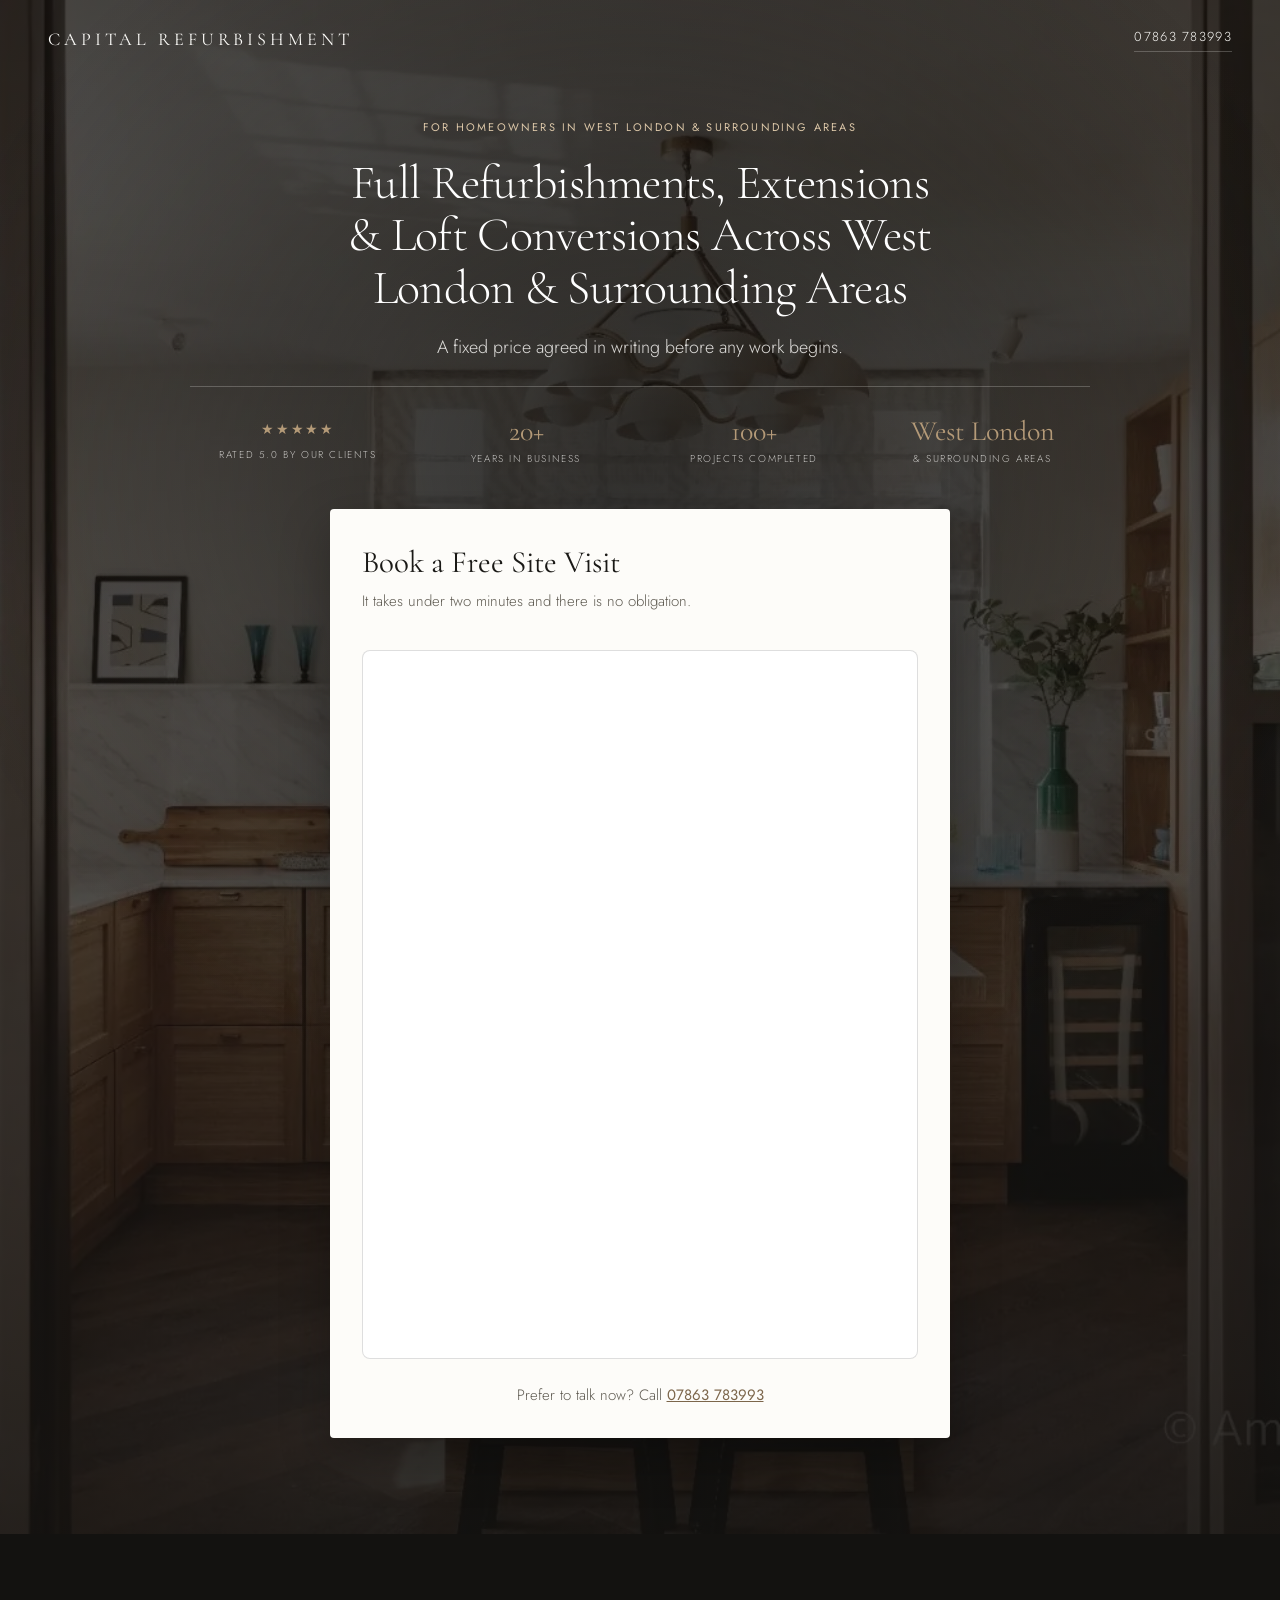
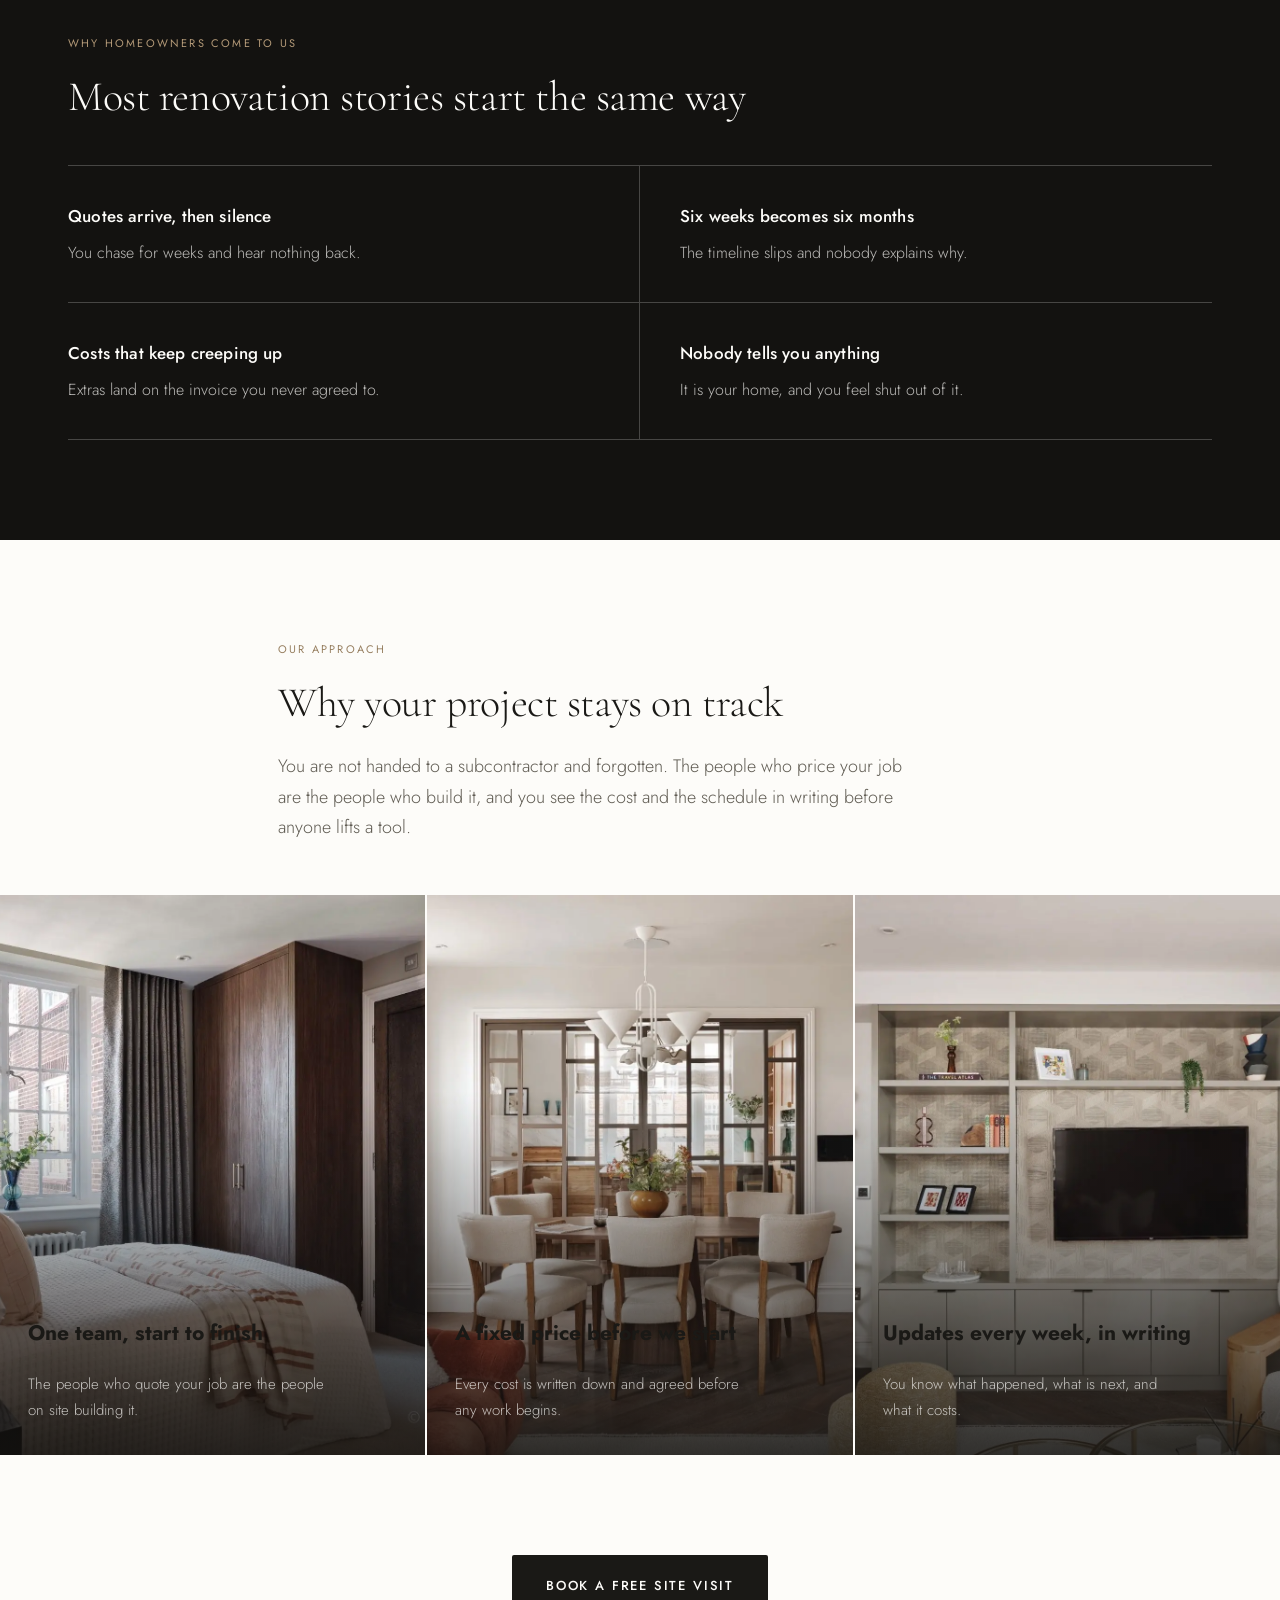
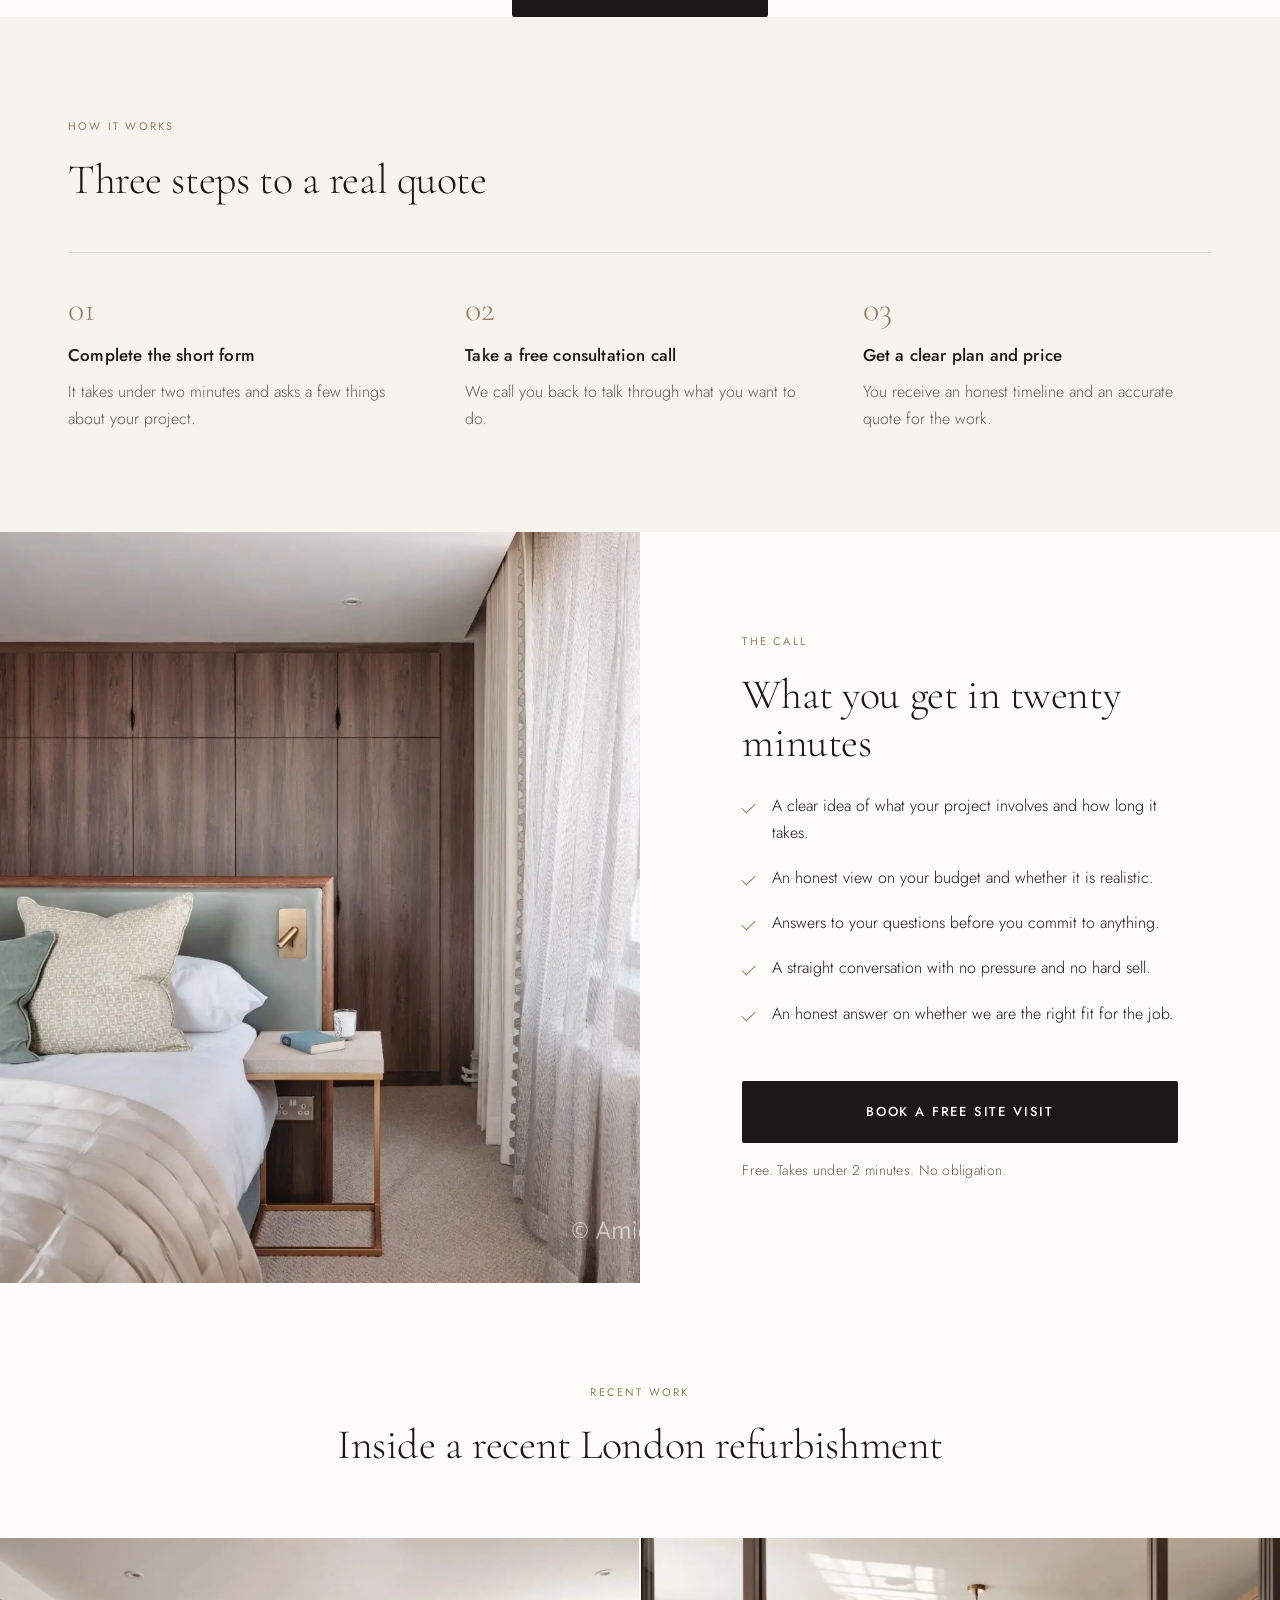
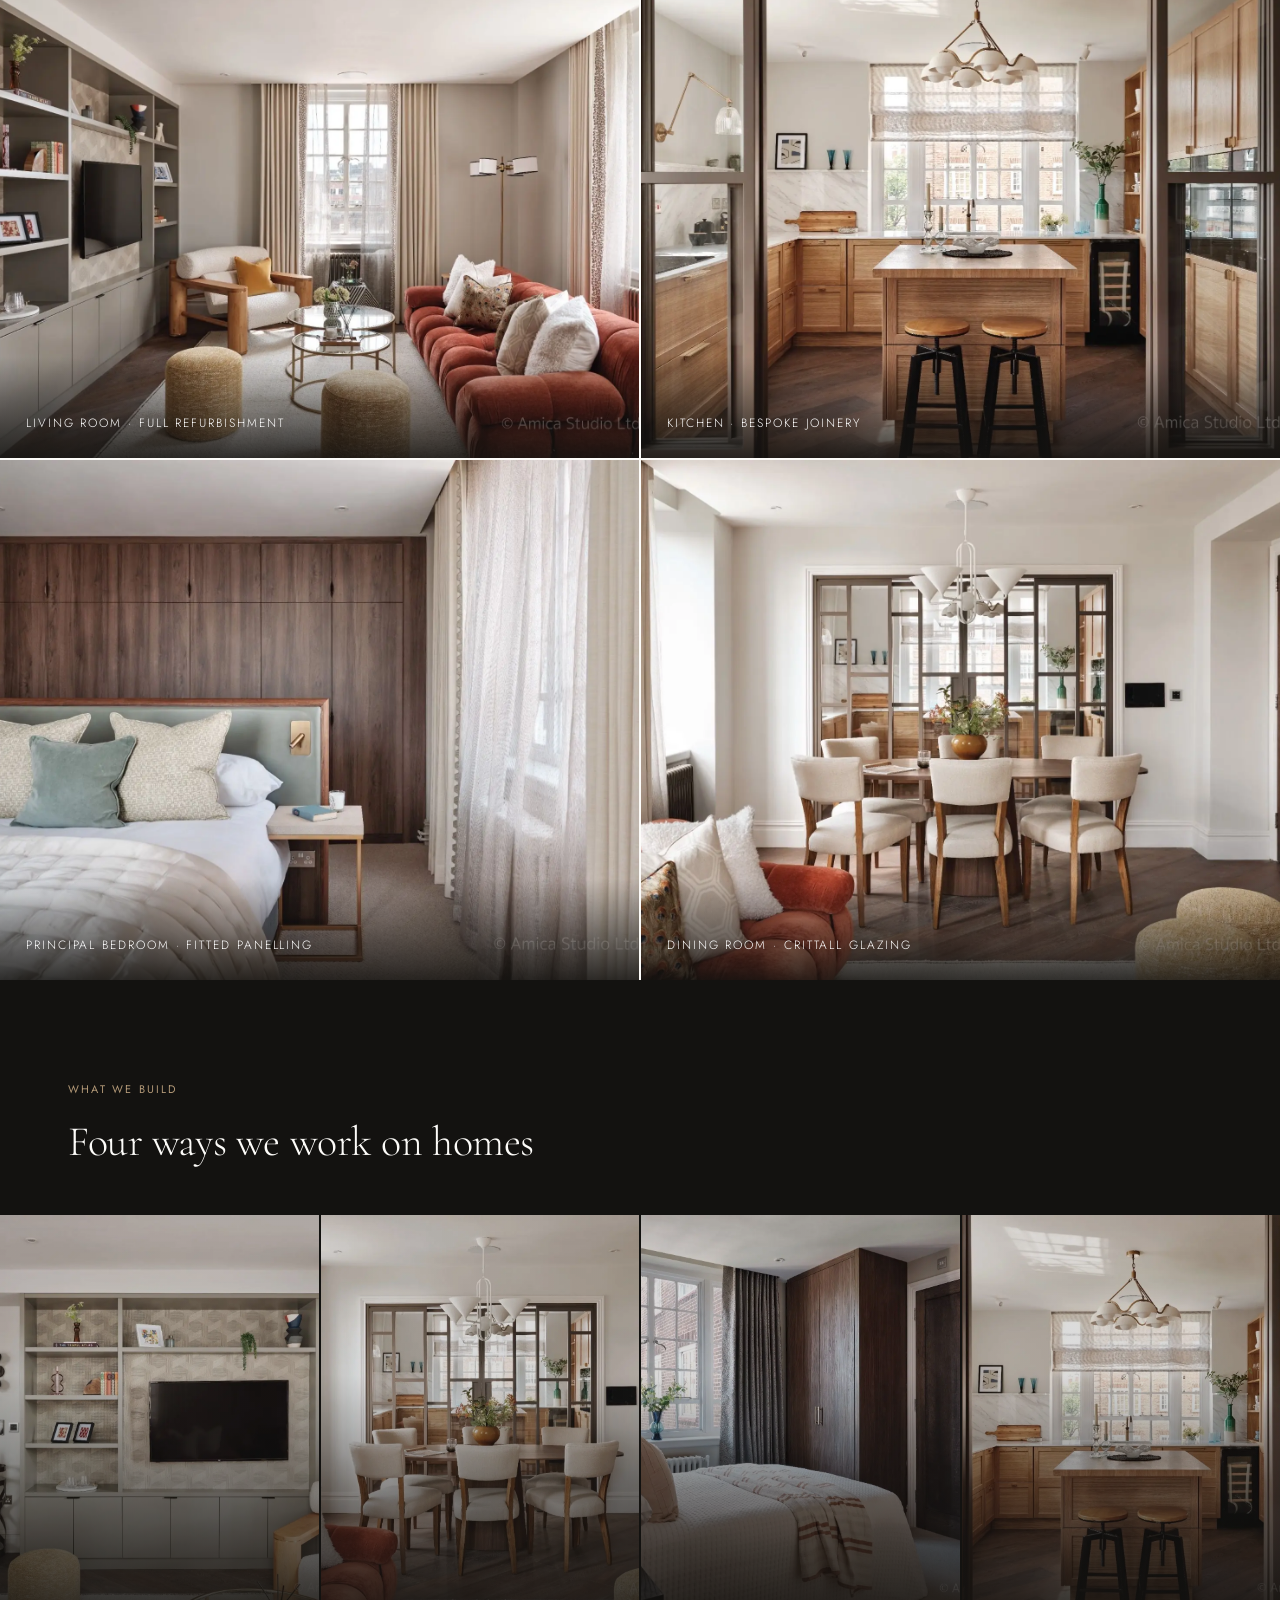
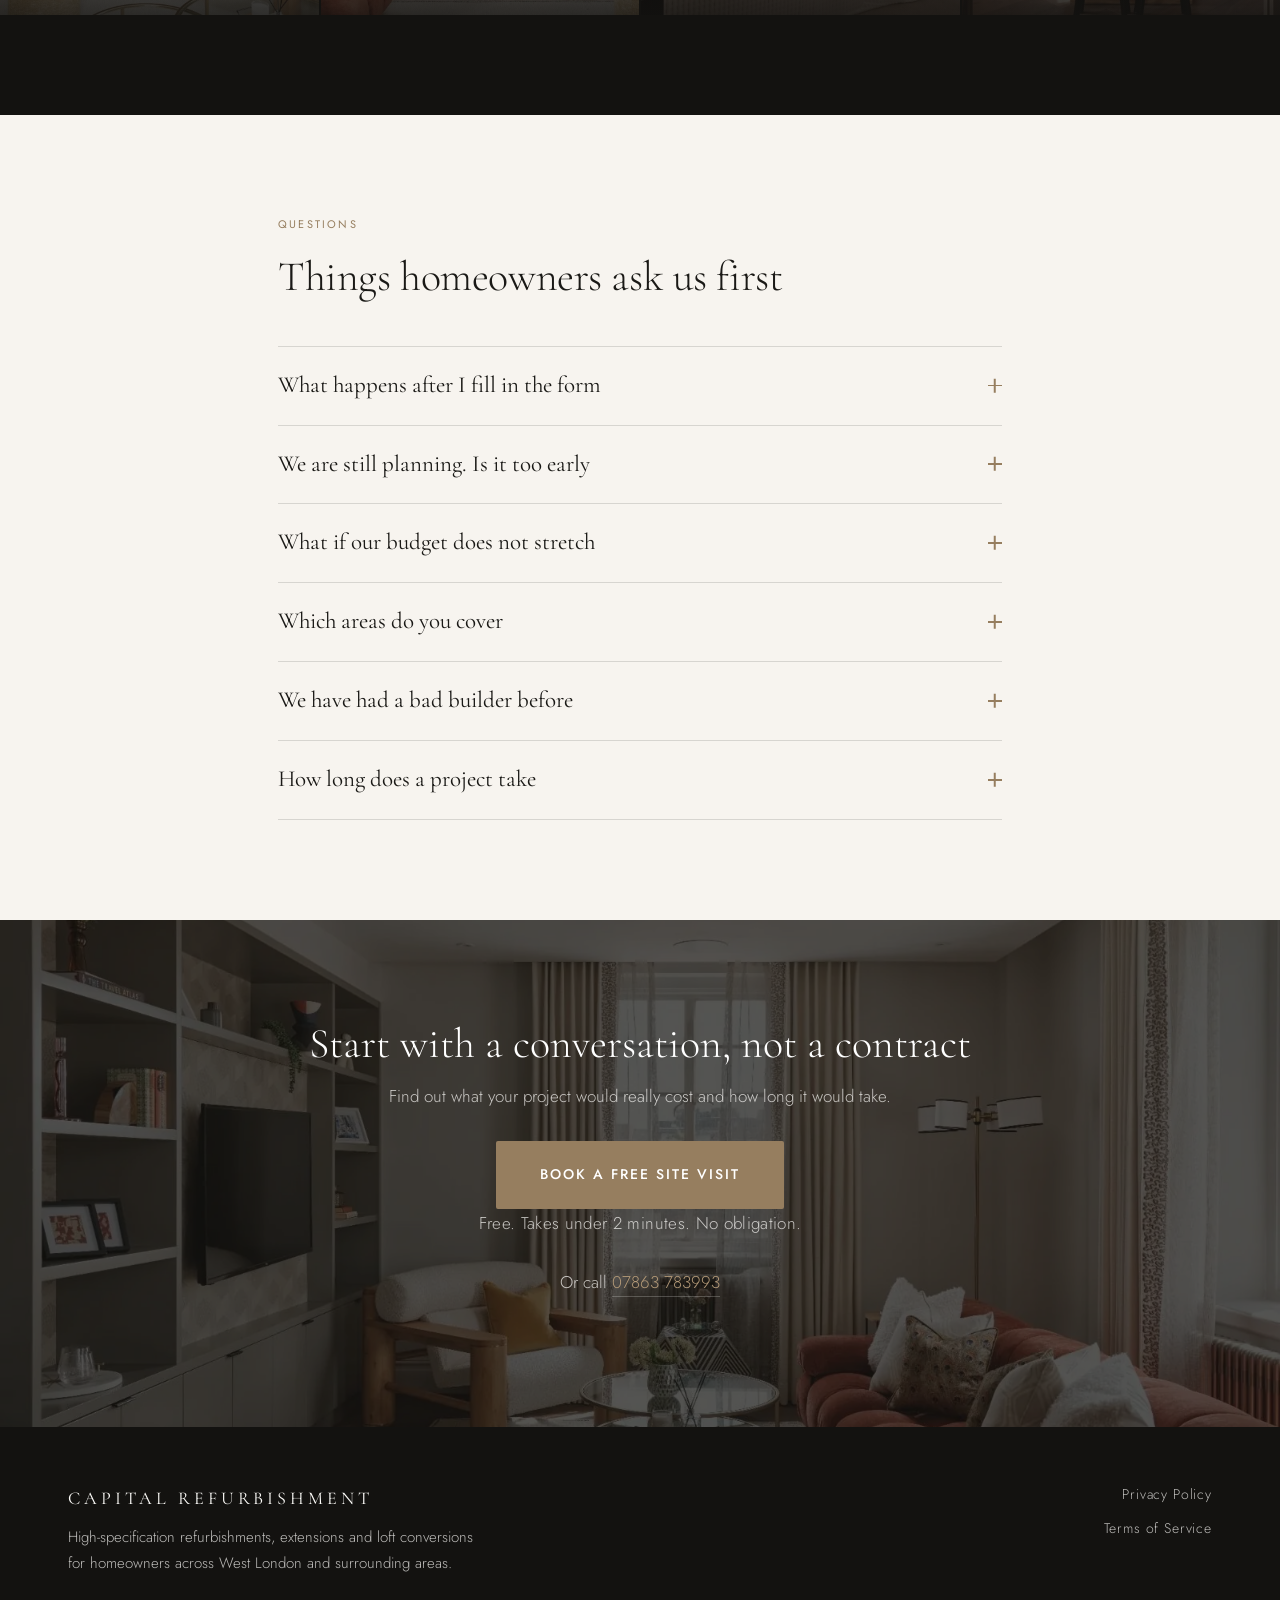
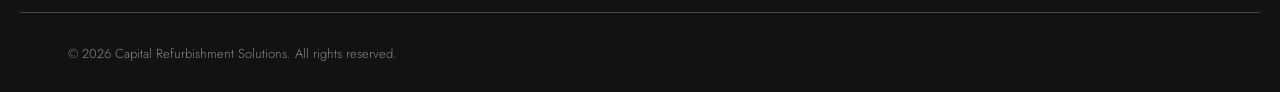
<file: index.html>
<!doctype html>
<html lang="en-GB">
<head>
<meta charset="utf-8">
<meta name="viewport" content="width=device-width, initial-scale=1">
<title>Capital Refurbishment Solutions | Renovations, Extensions &amp; Loft Conversions in West London</title>
<meta name="description" content="Full refurbishments, extensions, loft conversions and new builds for homeowners across West London and surrounding areas. Book a free site visit.">
<meta name="robots" content="index, follow">
<link rel="canonical" href="https://quote.capitalrefurbishments.com/">

<!-- TRACKING HEAD CODES GO HERE: Meta Pixel, GA4, GTM Head, TikTok, etc. -->
<!-- Meta Pixel Code -->
<script>
!function(f,b,e,v,n,t,s)
{if(f.fbq)return;n=f.fbq=function(){n.callMethod?
n.callMethod.apply(n,arguments):n.queue.push(arguments)};
if(!f._fbq)f._fbq=n;n.push=n;n.loaded=!0;n.version='2.0';
n.queue=[];t=b.createElement(e);t.async=!0;
t.src=v;s=b.getElementsByTagName(e)[0];
s.parentNode.insertBefore(t,s)}(window, document,'script',
'https://connect.facebook.net/en_US/fbevents.js');
fbq('init', '971365851907422');
fbq('track', 'PageView');
</script>
<noscript><img height="1" width="1" style="display:none"
src="https://www.facebook.com/tr?id=971365851907422&ev=PageView&noscript=1"
/></noscript>
<!-- End Meta Pixel Code -->
<!-- NOTE: Do NOT fire the booked-call conversion event on this page. It fires on thank-you.html. -->

<link rel="preconnect" href="https://fonts.googleapis.com">
<link rel="preconnect" href="https://fonts.gstatic.com" crossorigin>
<link href="https://fonts.googleapis.com/css2?family=Cormorant+Garamond:ital,wght@0,300;0,400;1,300;1,400&family=Jost:wght@300;400;500&display=swap" rel="stylesheet">
<link rel="stylesheet" href="styles.css">
</head>
<body>
<!-- TRACKING BODY CODES GO HERE: GTM Body noscript, etc. -->

<a class="skip-link" href="#project-form">Skip to the enquiry form</a>

<!-- ============ 1. HERO ============ -->
<header class="hero">
  <picture class="hero-bg">
    <source type="image/webp" srcset="images/hero/hero-main.webp">
    <picture>
      <source type="image/webp" srcset="images/hero/hero-main.webp">
      <img src="images/hero/hero-main.jpg" alt="" width="1600" height="1199" fetchpriority="high" decoding="async">
    </picture>
  </picture>
  <div class="hero-veil" aria-hidden="true"></div>

  <div class="hero-bar">
    <span class="wordmark">Capital Refurbishment</span>
    <a class="hero-tel" href="tel:+447863783993">07863 783993</a>
  </div>

  <div class="hero-stack">
  <div class="hero-head">
    <p class="eyebrow eyebrow--light">For homeowners in West London &amp; surrounding areas</p>
    <h1>Full Refurbishments, Extensions &amp; Loft Conversions Across West London &amp; Surrounding Areas</h1>
    <p class="hero-sub">A fixed price agreed in writing before any work begins.</p>

  </div>

  <div class="hero-action">
    <section class="hero-form" id="project-form" aria-labelledby="form-h">
      <h2 id="form-h">Book a Free Site Visit</h2>
      <p class="form-micro">It takes under two minutes and there is no obligation.</p>

      <!-- GoHighLevel form embed.
           SET IN GHL: form settings > "On submit" > Redirect to
             https://quote.capitalrefurbishments.com/thank-you
           ALSO IN GHL: the form's own footer carries Privacy Policy and Terms links that
           default to example.com. They live inside this iframe and cannot be changed from
           here. Point them at:
             https://quote.capitalrefurbishments.com/privacy-policy
             https://quote.capitalrefurbishments.com/terms-of-service
           UTM PREFILL: script.js appends captured UTM values to the iframe src below. If your
           GHL form has no matching hidden fields, add them in the builder with these exact keys:
           utm_source, utm_medium, utm_campaign, utm_content, utm_term, gclid, fbclid, ttclid, msclkid -->
      <div class="form-embed">
        <iframe
            src="https://api.leadconnectorhq.com/widget/form/Er8P9izazIAM95LEI6lS"
            style="width:100%;height:100%;min-height:697px;border:none;border-radius:6px"
            id="inline-Er8P9izazIAM95LEI6lS"
            data-layout="{'id':'INLINE'}"
            data-trigger-type="alwaysShow"
            data-trigger-value=""
            data-activation-type="alwaysActivated"
            data-activation-value=""
            data-deactivation-type="neverDeactivate"
            data-deactivation-value=""
            data-form-name="Capital Refurbs Form"
            data-height="697"
            data-layout-iframe-id="inline-Er8P9izazIAM95LEI6lS"
            data-form-id="Er8P9izazIAM95LEI6lS"
            data-cookie-consent="true"
            data-cookie-consent-provider="auto"
            title="Capital Refurbs Form"
            >
        </iframe>
        <script src="https://link.msgsndr.com/js/form_embed.js"></script>
      </div>

      <p class="form-alt">Prefer to talk now? Call <a href="tel:+447863783993">07863 783993</a></p>
    </section>

  </div>

  <!-- Trust bar. Sits under the form on mobile and above it from 1000px up
       (see the order rules in styles.css). Star rating confirmed by the client;
       if a public Google or Trustpilot profile exists, adding the review count
       and linking to it converts harder. -->
  <ul class="hero-trust">
    <li><span class="stars" aria-hidden="true">&#9733;&#9733;&#9733;&#9733;&#9733;</span><span>Rated 5.0 by our clients</span></li>
    <li><strong>20+</strong><span>Years in business</span></li>
    <li><strong>100+</strong><span>Projects completed</span></li>
    <li><strong>West London</strong><span>&amp; surrounding areas</span></li>
  </ul>
  </div>
</header>

<!-- ============ 2. PROBLEM ============ -->
<section class="dark section" aria-labelledby="problem-h">
  <div class="wrap">
    <p class="eyebrow eyebrow--light">Why homeowners come to us</p>
    <h2 id="problem-h" class="h-section h-section--light">Most renovation stories start the same way</h2>
    <div class="pains">
      <div class="pain">
        <h3>Quotes arrive, then silence</h3>
        <p>You chase for weeks and hear nothing back.</p>
      </div>
      <div class="pain">
        <h3>Six weeks becomes six months</h3>
        <p>The timeline slips and nobody explains why.</p>
      </div>
      <div class="pain">
        <h3>Costs that keep creeping up</h3>
        <p>Extras land on the invoice you never agreed to.</p>
      </div>
      <div class="pain">
        <h3>Nobody tells you anything</h3>
        <p>It is your home, and you feel shut out of it.</p>
      </div>
    </div>
  </div>
</section>

<!-- ============ 3. MECHANISM ============ -->
<section class="section section--tight" aria-labelledby="mech-h">
  <div class="wrap wrap--narrow">
    <p class="eyebrow">Our approach</p>
    <h2 id="mech-h" class="h-section">Why your project stays on track</h2>
    <p class="lede">You are not handed to a subcontractor and forgotten. The people who price your job are the people who build it, and you see the cost and the schedule in writing before anyone lifts a tool.</p>
  </div>

  <div class="mech-grid">
    <figure class="slot slot--tall mech-cell">
      <picture>
        <source type="image/webp" srcset="images/projects/bedroom-wardrobes.webp">
        <img src="images/projects/bedroom-wardrobes.jpg" alt="Principal bedroom with fitted wardrobes" width="1600" height="1199" loading="lazy" decoding="async">
      </picture>
      <div class="mech-copy">
        <h3>One team, start to finish</h3>
        <p>The people who quote your job are the people on site building it.</p>
      </div>
    </figure>

    <figure class="slot slot--tall mech-cell">
      <picture>
        <source type="image/webp" srcset="images/projects/dining-crittall.webp">
        <img src="images/projects/dining-crittall.jpg" alt="Dining room with crittall glazing" width="1600" height="1200" loading="lazy" decoding="async">
      </picture>
      <div class="mech-copy">
        <h3>A fixed price before we start</h3>
        <p>Every cost is written down and agreed before any work begins.</p>
      </div>
    </figure>

    <figure class="slot slot--tall mech-cell">
      <picture>
        <source type="image/webp" srcset="images/projects/living-media-wall.webp">
        <img src="images/projects/living-media-wall.jpg" alt="Living room with bespoke joinery and media wall" width="1600" height="1200" loading="lazy" decoding="async">
      </picture>
      <div class="mech-copy">
        <h3>Updates every week, in writing</h3>
        <p>You know what happened, what is next, and what it costs.</p>
      </div>
    </figure>
  </div>

  <div class="wrap wrap--narrow center">
    <a class="btn btn--ink" href="#project-form" data-cta="mechanism">Book a Free Site Visit</a>
  </div>
</section>

<!-- TESTIMONIALS — removed until real client quotes exist. Restore here once
     there are three: a .tst-grid list of .tst items, each carrying a
     .tst-quote blockquote and a .tst-by line of name, area and project type.
     The .tst-* styles were removed with it; see commit 981212c for the markup
     and CSS verbatim. -->

<!-- ============ 4. HOW IT WORKS ============ -->
<section class="section band" aria-labelledby="how-h">
  <div class="wrap">
    <p class="eyebrow">How it works</p>
    <h2 id="how-h" class="h-section">Three steps to a real quote</h2>
    <ol class="steps">
      <li>
        <span class="step-num">01</span>
        <h3>Complete the short form</h3>
        <p>It takes under two minutes and asks a few things about your project.</p>
      </li>
      <li>
        <span class="step-num">02</span>
        <h3>Take a free consultation call</h3>
        <p>We call you back to talk through what you want to do.</p>
      </li>
      <li>
        <span class="step-num">03</span>
        <h3>Get a clear plan and price</h3>
        <p>You receive an honest timeline and an accurate quote for the work.</p>
      </li>
    </ol>
  </div>
</section>

<!-- ============ 5. WHAT YOU GET FROM THE CALL ============ -->
<section class="split" aria-labelledby="call-h">
  <figure class="slot slot--split">
    <picture>
      <source type="image/webp" srcset="images/projects/bedroom-panelled.webp">
      <img src="images/projects/bedroom-panelled.jpg" alt="Bedroom with full-height timber panelling" width="1600" height="1200" loading="lazy" decoding="async">
    </picture>
  </figure>
  <div class="split-copy">
    <p class="eyebrow">The call</p>
    <h2 id="call-h" class="h-section">What you get in twenty minutes</h2>
    <ul class="ticks">
      <li>A clear idea of what your project involves and how long it takes.</li>
      <li>An honest view on your budget and whether it is realistic.</li>
      <li>Answers to your questions before you commit to anything.</li>
      <li>A straight conversation with no pressure and no hard sell.</li>
      <li>An honest answer on whether we are the right fit for the job.</li>
    </ul>
    <a class="btn btn--ink" href="#project-form" data-cta="call-section">Book a Free Site Visit</a>
    <p class="friction friction--dark">Free. Takes under 2 minutes. No obligation.</p>
  </div>
</section>

<!-- ============ 6. PROOF ============ -->
<section class="section--flush" aria-labelledby="proof-h">
  <div class="wrap center proof-head">
    <p class="eyebrow">Recent work</p>
    <h2 id="proof-h" class="h-section">Inside a recent London refurbishment</h2>
  </div>
  <div class="gallery">
    <figure class="slot slot--gal">
      <picture>
        <source type="image/webp" srcset="images/projects/living-red-sofa.webp">
        <img src="images/projects/living-red-sofa.jpg" alt="Living room in a completed refurbishment" width="1600" height="1200" loading="lazy" decoding="async">
      </picture>
      <span class="gal-cap">Living room &middot; full refurbishment</span>
    </figure>
    <figure class="slot slot--gal">
      <picture>
        <source type="image/webp" srcset="images/projects/kitchen-crittall.webp">
        <img src="images/projects/kitchen-crittall.jpg" alt="Kitchen with bespoke timber joinery and crittall partition" width="1600" height="1199" loading="lazy" decoding="async">
      </picture>
      <span class="gal-cap">Kitchen &middot; bespoke joinery</span>
    </figure>
    <figure class="slot slot--gal">
      <picture>
        <source type="image/webp" srcset="images/projects/bedroom-panelled.webp">
        <img src="images/projects/bedroom-panelled.jpg" alt="Principal bedroom with fitted timber panelling" width="1600" height="1200" loading="lazy" decoding="async">
      </picture>
      <span class="gal-cap">Principal bedroom &middot; fitted panelling</span>
    </figure>
    <figure class="slot slot--gal">
      <picture>
        <source type="image/webp" srcset="images/projects/dining-crittall.webp">
        <img src="images/projects/dining-crittall.jpg" alt="Dining room with crittall glazing and bespoke lighting" width="1600" height="1200" loading="lazy" decoding="async">
      </picture>
      <span class="gal-cap">Dining room &middot; crittall glazing</span>
    </figure>
  </div>
</section>

<!-- BEFORE & AFTER — removed until real "before" photography exists.
     Restore it here once there are before shots to pair with the gallery
     images: a .ba-list of .ba-pair rows, each holding a before <picture> and
     an after <picture>. The .ba-* styles were removed with it; see commit
     44301b4 for the markup and CSS if you want them back verbatim. -->

<!-- ============ 7. SERVICES ============ -->
<section class="dark section" aria-labelledby="svc-h">
  <div class="wrap">
    <p class="eyebrow eyebrow--light">What we build</p>
    <h2 id="svc-h" class="h-section h-section--light">Four ways we work on homes</h2>
  </div>
  <div class="svc-grid">
    <a class="svc slot slot--svc" href="#project-form" data-cta="service-refurb">
      <picture>
        <source type="image/webp" srcset="images/projects/living-media-wall.webp">
        <img src="images/projects/living-media-wall.jpg" alt="" width="1600" height="1200" loading="lazy" decoding="async">
      </picture>
      <span class="svc-body"><span class="svc-name">House Renovations</span><span class="svc-note">Whole-home refurbishment, top to bottom.</span></span>
    </a>
    <a class="svc slot slot--svc" href="#project-form" data-cta="service-extension">
      <picture>
        <source type="image/webp" srcset="images/projects/dining-crittall.webp">
        <img src="images/projects/dining-crittall.jpg" alt="" width="1600" height="1200" loading="lazy" decoding="async">
      </picture>
      <span class="svc-body"><span class="svc-name">Extensions</span><span class="svc-note">Rear, side return and wrap-around builds.</span></span>
    </a>
    <a class="svc slot slot--svc" href="#project-form" data-cta="service-loft">
      <picture>
        <source type="image/webp" srcset="images/projects/bedroom-wardrobes.webp">
        <img src="images/projects/bedroom-wardrobes.jpg" alt="" width="1600" height="1199" loading="lazy" decoding="async">
      </picture>
      <span class="svc-body"><span class="svc-name">Loft Conversions</span><span class="svc-note">New bedrooms and bathrooms in the roof.</span></span>
    </a>
    <a class="svc slot slot--svc" href="#project-form" data-cta="service-kitchen">
      <picture>
        <source type="image/webp" srcset="images/projects/kitchen-crittall.webp">
        <img src="images/projects/kitchen-crittall.jpg" alt="" width="1600" height="1199" loading="lazy" decoding="async">
      </picture>
      <span class="svc-body"><span class="svc-name">Kitchen Refurbishment</span><span class="svc-note">Fitted kitchens, utilities and open-plan living.</span></span>
    </a>
  </div>
</section>

<!-- ============ 8. FAQ ============ -->
<section class="section band" aria-labelledby="faq-h">
  <div class="wrap wrap--narrow">
    <p class="eyebrow">Questions</p>
    <h2 id="faq-h" class="h-section">Things homeowners ask us first</h2>

    <div class="faq" data-faq>
      <div class="faq-item">
        <h3><button type="button" class="faq-q" aria-expanded="false" aria-controls="faq-a1" id="faq-b1">What happens after I fill in the form<span class="faq-icon" aria-hidden="true"></span></button></h3>
        <div class="faq-a" id="faq-a1" role="region" aria-labelledby="faq-b1" hidden>
          <p>One of our team calls you to talk through the project. It is a short call to understand what you want and answer your first questions. If it looks like a fit, we arrange a site visit and price the work.</p>
        </div>
      </div>

      <div class="faq-item">
        <h3><button type="button" class="faq-q" aria-expanded="false" aria-controls="faq-a2" id="faq-b2">We are still planning. Is it too early<span class="faq-icon" aria-hidden="true"></span></button></h3>
        <div class="faq-a" id="faq-a2" role="region" aria-labelledby="faq-b2" hidden>
          <p>No. Early is the best time to talk. We can tell you what your ideas are likely to cost and how long they take, so you can plan around real numbers instead of guesses.</p>
        </div>
      </div>

      <div class="faq-item">
        <h3><button type="button" class="faq-q" aria-expanded="false" aria-controls="faq-a3" id="faq-b3">What if our budget does not stretch<span class="faq-icon" aria-hidden="true"></span></button></h3>
        <div class="faq-a" id="faq-a3" role="region" aria-labelledby="faq-b3" hidden>
          <p>We will tell you straight away. Sometimes the answer is to phase the work, change the spec, or wait. We would rather be honest on a call than take on a job that cannot be built for the money.</p>
        </div>
      </div>

      <div class="faq-item">
        <h3><button type="button" class="faq-q" aria-expanded="false" aria-controls="faq-a4" id="faq-b4">Which areas do you cover<span class="faq-icon" aria-hidden="true"></span></button></h3>
        <div class="faq-a" id="faq-a4" role="region" aria-labelledby="faq-b4" hidden>
          <p>West London and the surrounding areas. If you are just outside, ask us on the call.</p>
        </div>
      </div>

      <div class="faq-item">
        <h3><button type="button" class="faq-q" aria-expanded="false" aria-controls="faq-a5" id="faq-b5">We have had a bad builder before<span class="faq-icon" aria-hidden="true"></span></button></h3>
        <div class="faq-a" id="faq-a5" role="region" aria-labelledby="faq-b5" hidden>
          <p>Most people who call us have. The difference here is a written price agreed before we start, one point of contact you can reach, and a weekly update in writing. You are never guessing what is going on in your own house.</p>
        </div>
      </div>

      <div class="faq-item">
        <h3><button type="button" class="faq-q" aria-expanded="false" aria-controls="faq-a6" id="faq-b6">How long does a project take<span class="faq-icon" aria-hidden="true"></span></button></h3>
        <div class="faq-a" id="faq-a6" role="region" aria-labelledby="faq-b6" hidden>
          <p>It depends on the size and the borough. A kitchen refurbishment is usually weeks, a full house refurbishment is usually months. You get a realistic schedule with your quote, not a best case.</p>
        </div>
      </div>
    </div>
  </div>
</section>

<!-- ============ 9. FINAL CTA ============ -->
<section class="final" aria-labelledby="final-h">
  <figure class="slot slot--final">
    <picture>
      <source type="image/webp" srcset="images/hero/cta-band.webp">
      <img src="images/hero/cta-band.jpg" alt="" width="1600" height="1200" loading="lazy" decoding="async">
    </picture>
  </figure>
  <div class="hero-veil" aria-hidden="true"></div>
  <div class="final-inner">
    <h2 id="final-h" class="h-final">Start with a conversation, not a contract</h2>
    <p>Find out what your project would really cost and how long it would take.</p>
    <a class="btn btn--gold btn--lg" href="#project-form" data-cta="final">Book a Free Site Visit</a>
    <p class="friction">Free. Takes under 2 minutes. No obligation.</p>
    <p class="final-tel">Or call <a href="tel:+447863783993">07863 783993</a></p>
  </div>
</section>

<!-- ============ 10. FOOTER ============ -->
<footer class="foot">
  <div class="wrap foot-grid">
    <div>
      <span class="wordmark wordmark--foot">Capital Refurbishment</span>
      <p class="foot-desc">High-specification refurbishments, extensions and loft conversions for homeowners across West London and surrounding areas.</p>
    </div>
    <div class="foot-links">
      <a href="/privacy-policy">Privacy Policy</a>
      <a href="/terms-of-service">Terms of Service</a>
    </div>
  </div>
  <div class="wrap foot-base">
    <small>&copy; <span data-year>2026</span> Capital Refurbishment Solutions. All rights reserved.</small>
  </div>
</footer>

<!-- Sticky mobile CTA -->
<div class="sticky-cta" data-sticky hidden>
  <a class="btn btn--gold sticky-main" href="#project-form" data-cta="sticky">Book a Free Site Visit</a>
  <a class="sticky-tel" href="tel:+447863783993" aria-label="Call 07863 783993">Call</a>
</div>

<script src="script.js" defer></script>
</body>
</html>
</file>
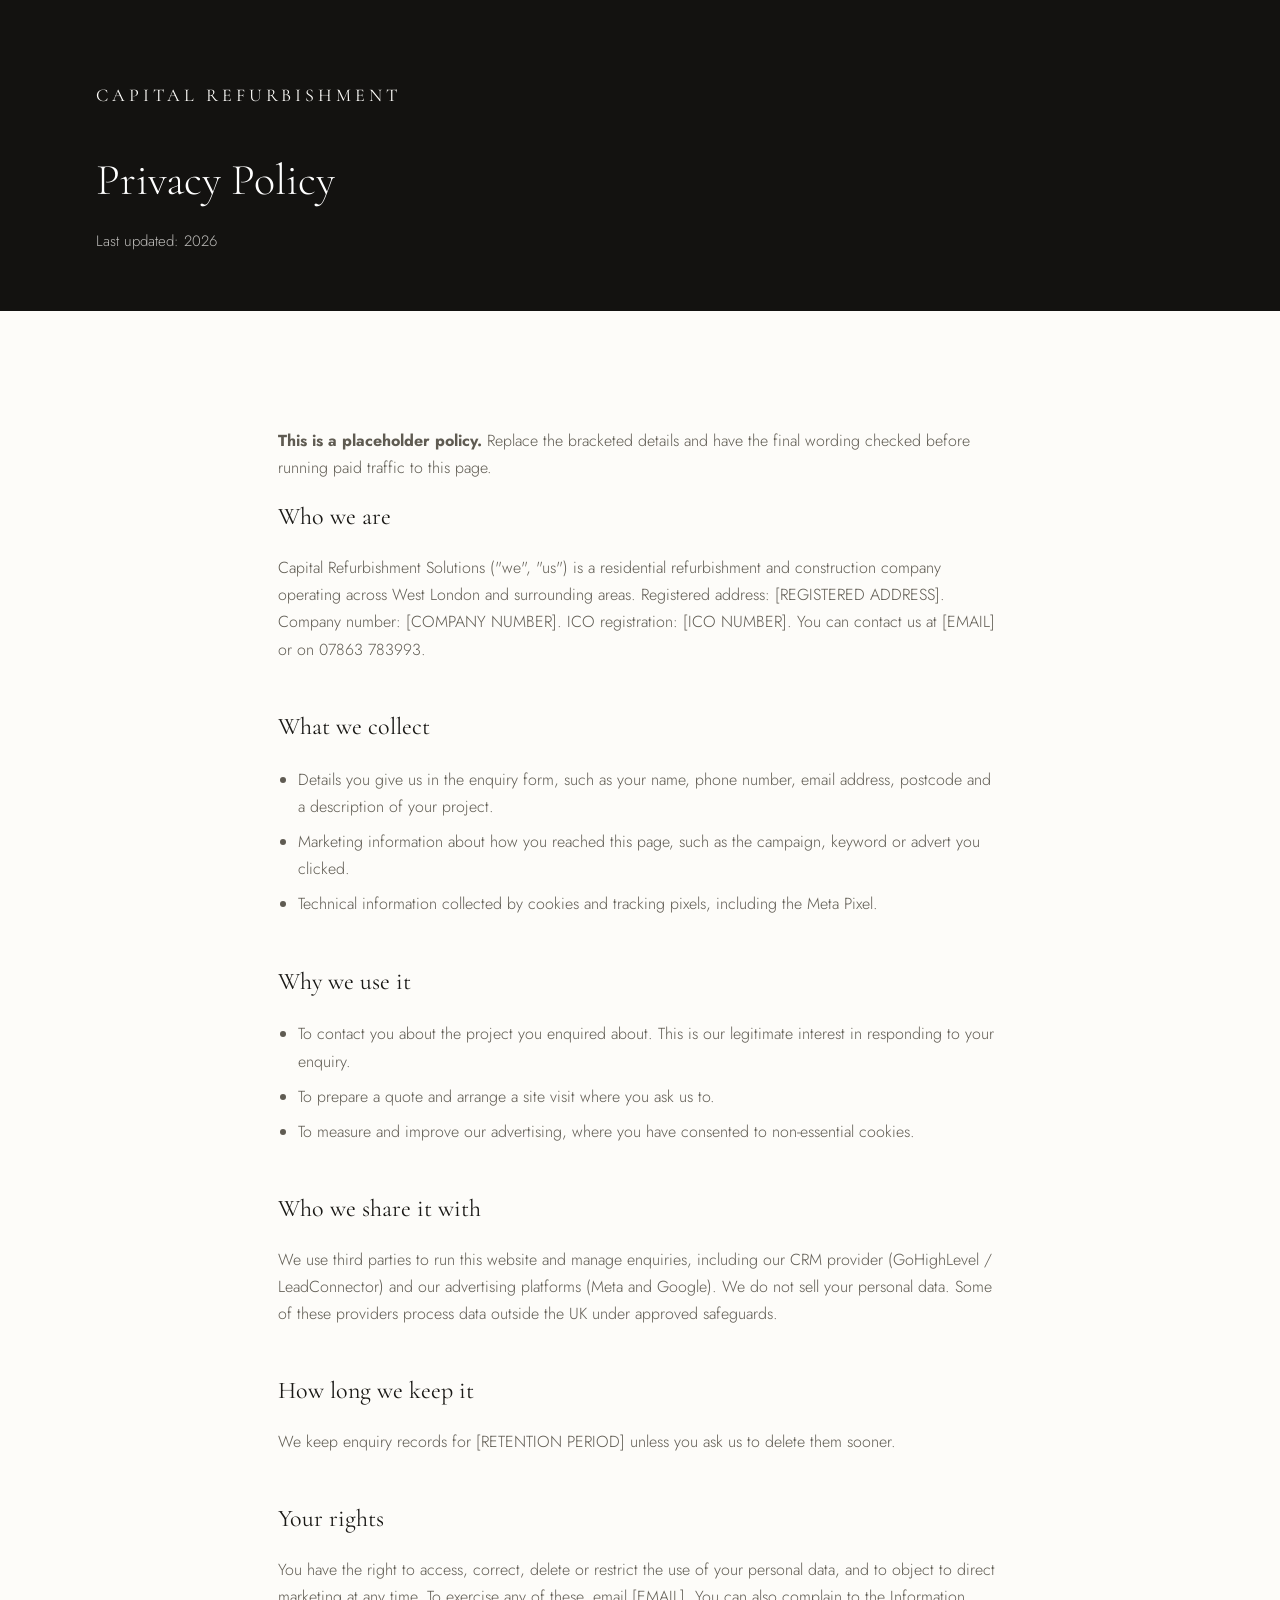
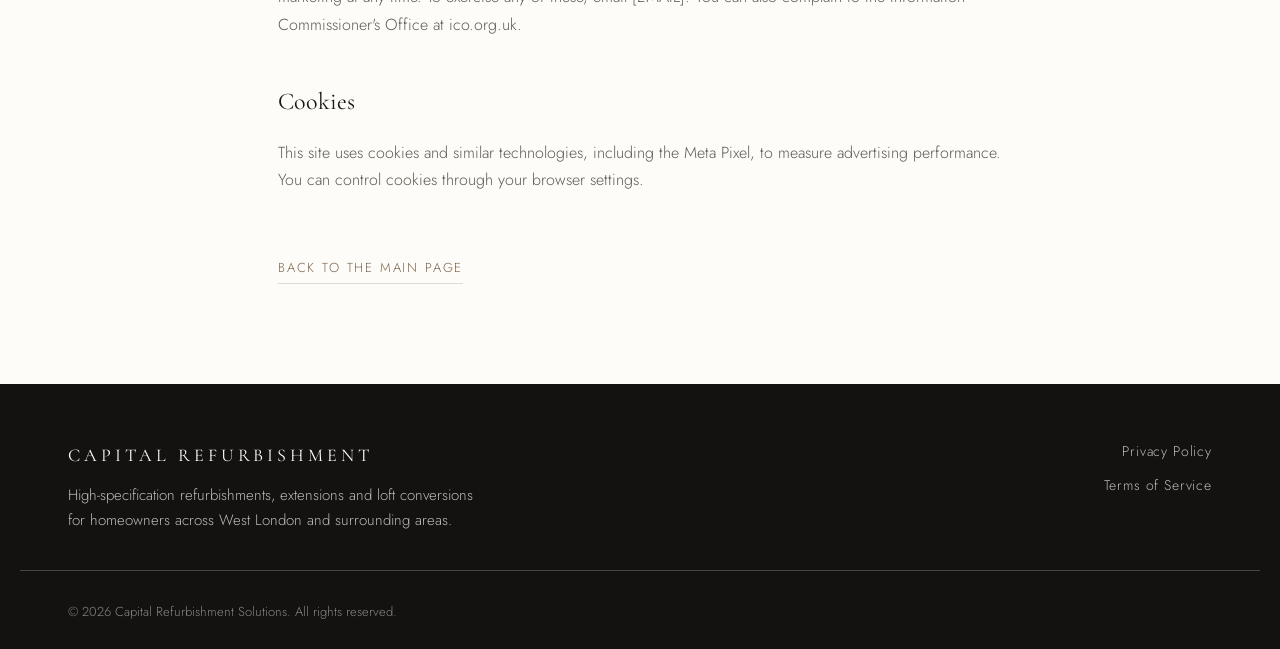
<file: privacy-policy.html>
<!doctype html>
<html lang="en-GB">
<head>
<meta charset="utf-8">
<meta name="viewport" content="width=device-width, initial-scale=1">
<title>Privacy Policy | Capital Refurbishment Solutions</title>
<meta name="description" content="Privacy Policy for Capital Refurbishment Solutions.">
<meta name="robots" content="noindex, follow">

<!-- TRACKING HEAD CODES GO HERE: Meta Pixel, GA4, GTM Head, TikTok, etc. -->
<!-- Meta Pixel Code -->
<script>
!function(f,b,e,v,n,t,s)
{if(f.fbq)return;n=f.fbq=function(){n.callMethod?
n.callMethod.apply(n,arguments):n.queue.push(arguments)};
if(!f._fbq)f._fbq=n;n.push=n;n.loaded=!0;n.version='2.0';
n.queue=[];t=b.createElement(e);t.async=!0;
t.src=v;s=b.getElementsByTagName(e)[0];
s.parentNode.insertBefore(t,s)}(window, document,'script',
'https://connect.facebook.net/en_US/fbevents.js');
fbq('init', '971365851907422');
fbq('track', 'PageView');
</script>
<noscript><img height="1" width="1" style="display:none"
src="https://www.facebook.com/tr?id=971365851907422&ev=PageView&noscript=1"
/></noscript>
<!-- End Meta Pixel Code -->

<link rel="preconnect" href="https://fonts.googleapis.com">
<link rel="preconnect" href="https://fonts.gstatic.com" crossorigin>
<link href="https://fonts.googleapis.com/css2?family=Cormorant+Garamond:ital,wght@0,300;0,400;1,300;1,400&family=Jost:wght@300;400;500&display=swap" rel="stylesheet">
<link rel="stylesheet" href="styles.css">
</head>
<body>
<!-- TRACKING BODY CODES GO HERE: GTM Body noscript, etc. -->

<header class="legal-head">
  <div class="wrap">
    <a href="/" style="text-decoration:none"><span class="wordmark">Capital Refurbishment</span></a>
    <h1>Privacy Policy</h1>
    <p>Last updated: <span data-year>2026</span></p>
  </div>
</header>

<main class="legal">
  <div class="wrap wrap--narrow">
    <!-- PLACEHOLDER POLICY. Have this reviewed and completed by the client or a solicitor
         before the campaign goes live. Fill in the bracketed company details. -->
    <p><strong>This is a placeholder policy.</strong> Replace the bracketed details and have the
    final wording checked before running paid traffic to this page.</p>

    <h2>Who we are</h2>
    <p>Capital Refurbishment Solutions ("we", "us") is a residential refurbishment and construction
    company operating across West London and surrounding areas. Registered address: [REGISTERED ADDRESS]. Company number: [COMPANY NUMBER].
    ICO registration: [ICO NUMBER]. You can contact us at [EMAIL] or on 07863 783993.</p>

    <h2>What we collect</h2>
    <ul>
      <li>Details you give us in the enquiry form, such as your name, phone number, email address, postcode and a description of your project.</li>
      <li>Marketing information about how you reached this page, such as the campaign, keyword or advert you clicked.</li>
      <li>Technical information collected by cookies and tracking pixels, including the Meta Pixel.</li>
    </ul>

    <h2>Why we use it</h2>
    <ul>
      <li>To contact you about the project you enquired about. This is our legitimate interest in responding to your enquiry.</li>
      <li>To prepare a quote and arrange a site visit where you ask us to.</li>
      <li>To measure and improve our advertising, where you have consented to non-essential cookies.</li>
    </ul>

    <h2>Who we share it with</h2>
    <p>We use third parties to run this website and manage enquiries, including our CRM provider
    (GoHighLevel / LeadConnector) and our advertising platforms (Meta and Google). We do not sell
    your personal data. Some of these providers process data outside the UK under approved
    safeguards.</p>

    <h2>How long we keep it</h2>
    <p>We keep enquiry records for [RETENTION PERIOD] unless you ask us to delete them sooner.</p>

    <h2>Your rights</h2>
    <p>You have the right to access, correct, delete or restrict the use of your personal data, and
    to object to direct marketing at any time. To exercise any of these, email [EMAIL]. You can also
    complain to the Information Commissioner's Office at ico.org.uk.</p>

    <h2>Cookies</h2>
    <p>This site uses cookies and similar technologies, including the Meta Pixel, to measure
    advertising performance. You can control cookies through your browser settings.</p>
    <a class="legal-back" href="/">Back to the main page</a>
  </div>
</main>

<footer class="foot">
  <div class="wrap foot-grid">
    <div>
      <span class="wordmark wordmark--foot">Capital Refurbishment</span>
      <p class="foot-desc">High-specification refurbishments, extensions and loft conversions for homeowners across West London and surrounding areas.</p>
    </div>
    <div class="foot-links">
      <a href="/privacy-policy">Privacy Policy</a>
      <a href="/terms-of-service">Terms of Service</a>
    </div>
  </div>
  <div class="wrap foot-base">
    <small>&copy; <span data-year>2026</span> Capital Refurbishment Solutions. All rights reserved.</small>
  </div>
</footer>

<script src="script.js" defer></script>
</body>
</html>
</file>
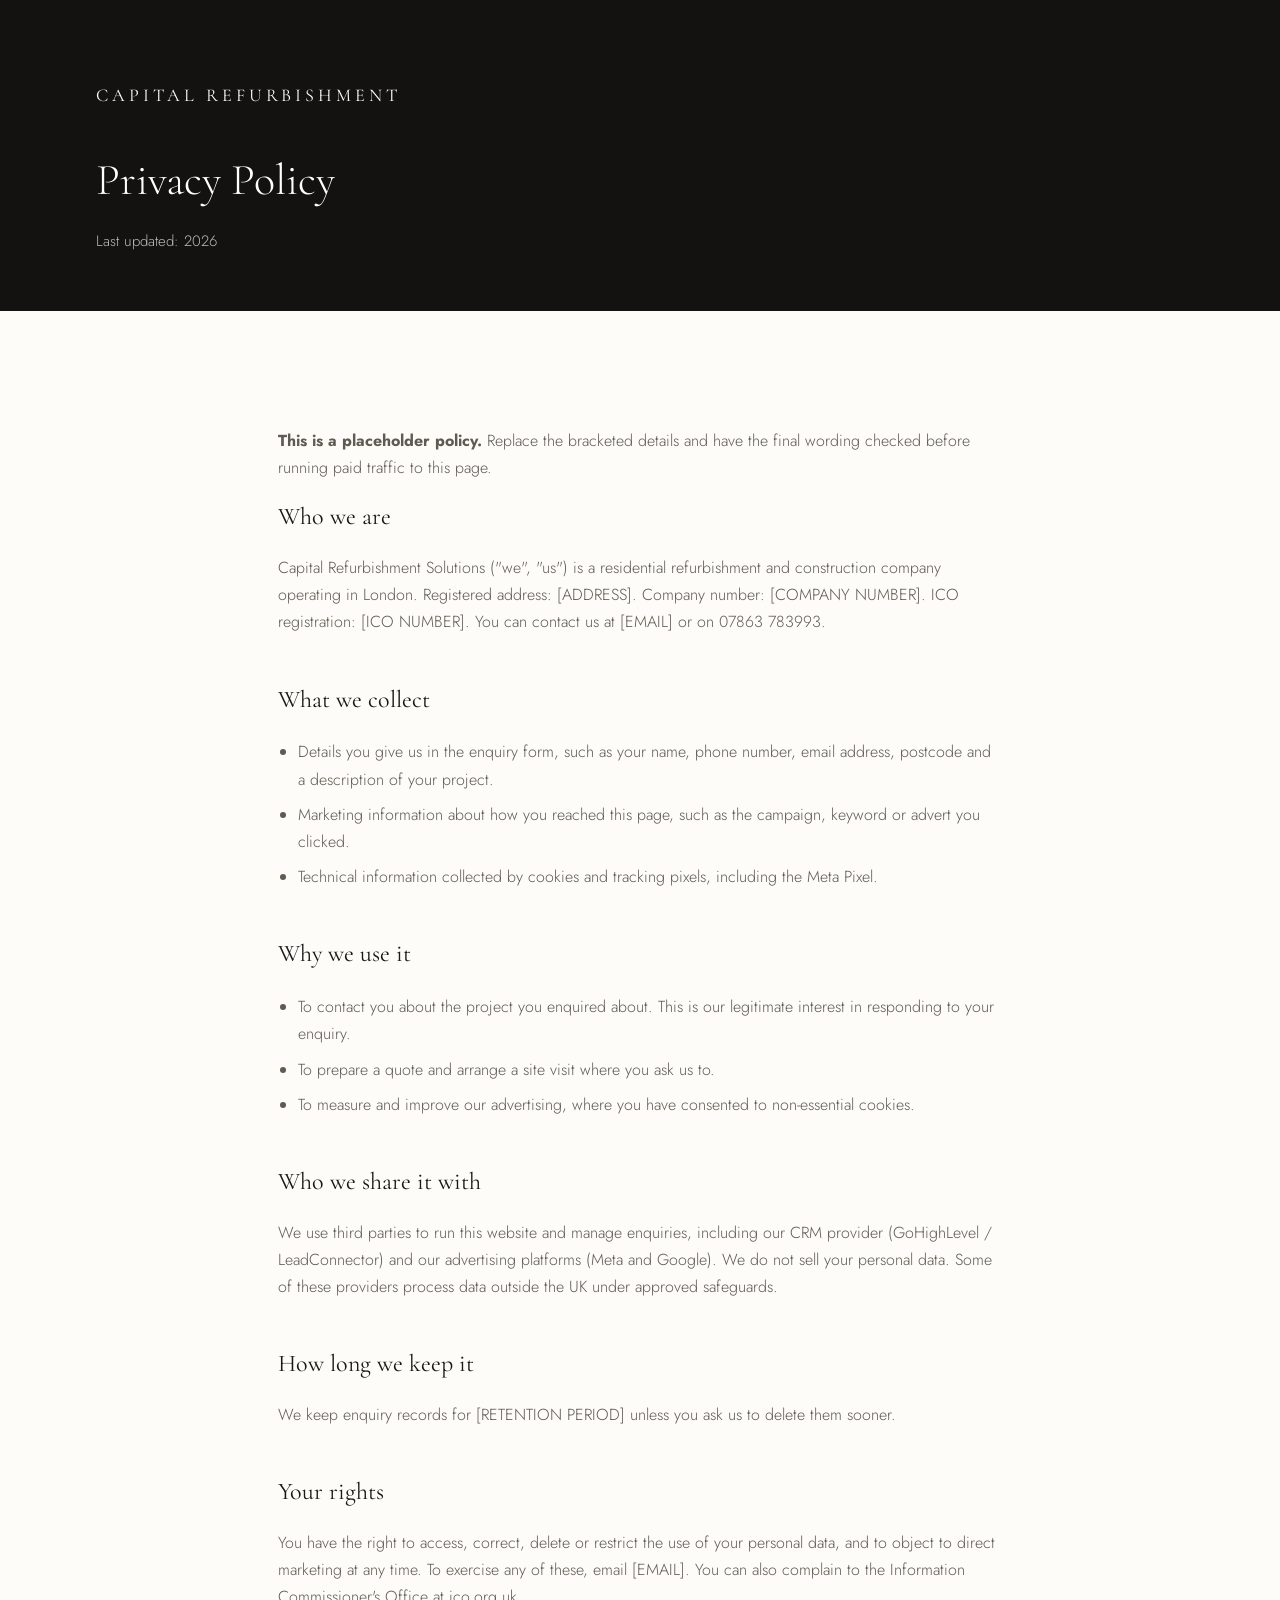
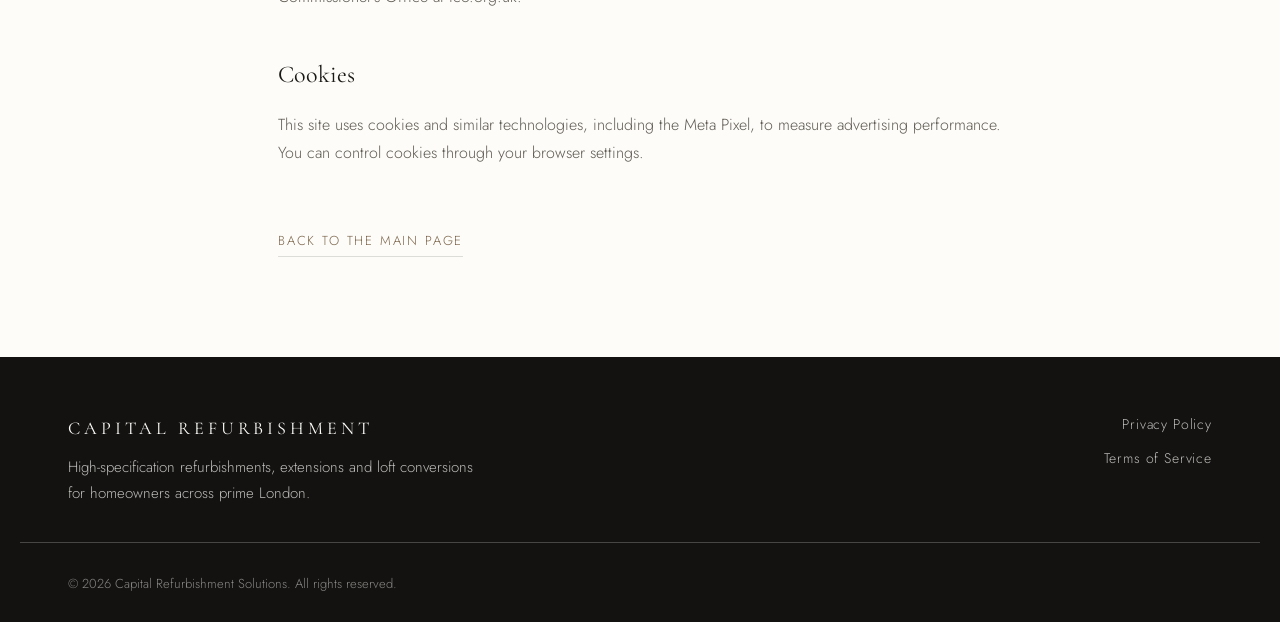
<file: privacy.html>
<!doctype html>
<html lang="en-GB">
<head>
<meta charset="utf-8">
<meta name="viewport" content="width=device-width, initial-scale=1">
<title>Privacy Policy | Capital Refurbishment Solutions</title>
<meta name="description" content="Privacy Policy for Capital Refurbishment Solutions.">
<meta name="robots" content="noindex, follow">

<!-- TRACKING HEAD CODES GO HERE: Meta Pixel, GA4, GTM Head, TikTok, etc. -->
<!-- Meta Pixel Code -->
<script>
!function(f,b,e,v,n,t,s)
{if(f.fbq)return;n=f.fbq=function(){n.callMethod?
n.callMethod.apply(n,arguments):n.queue.push(arguments)};
if(!f._fbq)f._fbq=n;n.push=n;n.loaded=!0;n.version='2.0';
n.queue=[];t=b.createElement(e);t.async=!0;
t.src=v;s=b.getElementsByTagName(e)[0];
s.parentNode.insertBefore(t,s)}(window, document,'script',
'https://connect.facebook.net/en_US/fbevents.js');
fbq('init', '971365851907422');
fbq('track', 'PageView');
</script>
<noscript><img height="1" width="1" style="display:none"
src="https://www.facebook.com/tr?id=971365851907422&ev=PageView&noscript=1"
/></noscript>
<!-- End Meta Pixel Code -->

<link rel="preconnect" href="https://fonts.googleapis.com">
<link rel="preconnect" href="https://fonts.gstatic.com" crossorigin>
<link href="https://fonts.googleapis.com/css2?family=Cormorant+Garamond:ital,wght@0,300;0,400;1,300;1,400&family=Jost:wght@300;400;500&display=swap" rel="stylesheet">
<link rel="stylesheet" href="styles.css">
</head>
<body>
<!-- TRACKING BODY CODES GO HERE: GTM Body noscript, etc. -->

<header class="legal-head">
  <div class="wrap">
    <a href="index.html" style="text-decoration:none"><span class="wordmark">Capital Refurbishment</span></a>
    <h1>Privacy Policy</h1>
    <p>Last updated: <span data-year>2026</span></p>
  </div>
</header>

<main class="legal">
  <div class="wrap wrap--narrow">
    <!-- PLACEHOLDER POLICY. Have this reviewed and completed by the client or a solicitor
         before the campaign goes live. Fill in the bracketed company details. -->
    <p><strong>This is a placeholder policy.</strong> Replace the bracketed details and have the
    final wording checked before running paid traffic to this page.</p>

    <h2>Who we are</h2>
    <p>Capital Refurbishment Solutions ("we", "us") is a residential refurbishment and construction
    company operating in London. Registered address: [ADDRESS]. Company number: [COMPANY NUMBER].
    ICO registration: [ICO NUMBER]. You can contact us at [EMAIL] or on 07863 783993.</p>

    <h2>What we collect</h2>
    <ul>
      <li>Details you give us in the enquiry form, such as your name, phone number, email address, postcode and a description of your project.</li>
      <li>Marketing information about how you reached this page, such as the campaign, keyword or advert you clicked.</li>
      <li>Technical information collected by cookies and tracking pixels, including the Meta Pixel.</li>
    </ul>

    <h2>Why we use it</h2>
    <ul>
      <li>To contact you about the project you enquired about. This is our legitimate interest in responding to your enquiry.</li>
      <li>To prepare a quote and arrange a site visit where you ask us to.</li>
      <li>To measure and improve our advertising, where you have consented to non-essential cookies.</li>
    </ul>

    <h2>Who we share it with</h2>
    <p>We use third parties to run this website and manage enquiries, including our CRM provider
    (GoHighLevel / LeadConnector) and our advertising platforms (Meta and Google). We do not sell
    your personal data. Some of these providers process data outside the UK under approved
    safeguards.</p>

    <h2>How long we keep it</h2>
    <p>We keep enquiry records for [RETENTION PERIOD] unless you ask us to delete them sooner.</p>

    <h2>Your rights</h2>
    <p>You have the right to access, correct, delete or restrict the use of your personal data, and
    to object to direct marketing at any time. To exercise any of these, email [EMAIL]. You can also
    complain to the Information Commissioner's Office at ico.org.uk.</p>

    <h2>Cookies</h2>
    <p>This site uses cookies and similar technologies, including the Meta Pixel, to measure
    advertising performance. You can control cookies through your browser settings.</p>
    <a class="legal-back" href="index.html">Back to the main page</a>
  </div>
</main>

<footer class="foot">
  <div class="wrap foot-grid">
    <div>
      <span class="wordmark wordmark--foot">Capital Refurbishment</span>
      <p class="foot-desc">High-specification refurbishments, extensions and loft conversions for homeowners across prime London.</p>
    </div>
    <div class="foot-links">
      <a href="privacy.html">Privacy Policy</a>
      <a href="terms.html">Terms of Service</a>
    </div>
  </div>
  <div class="wrap foot-base">
    <small>&copy; <span data-year>2026</span> Capital Refurbishment Solutions. All rights reserved.</small>
  </div>
</footer>

<script src="script.js" defer></script>
</body>
</html>
</file>
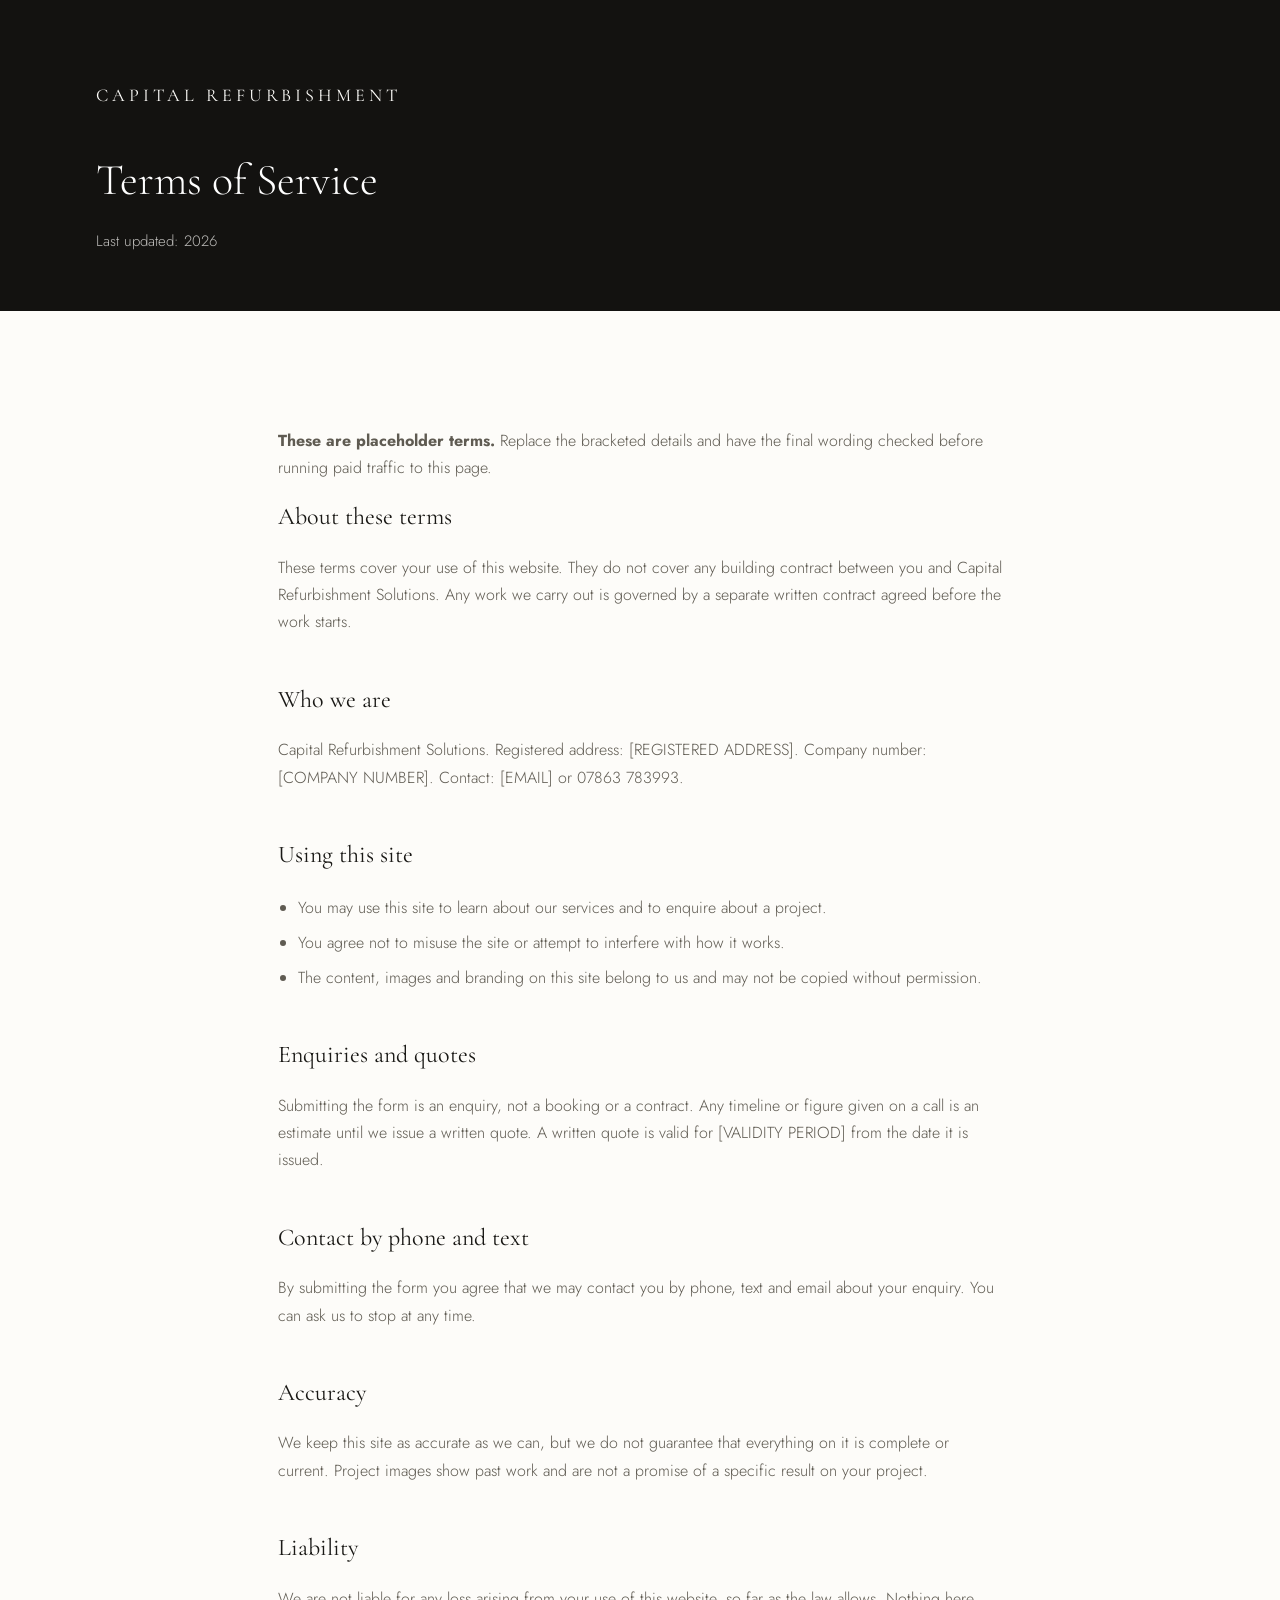
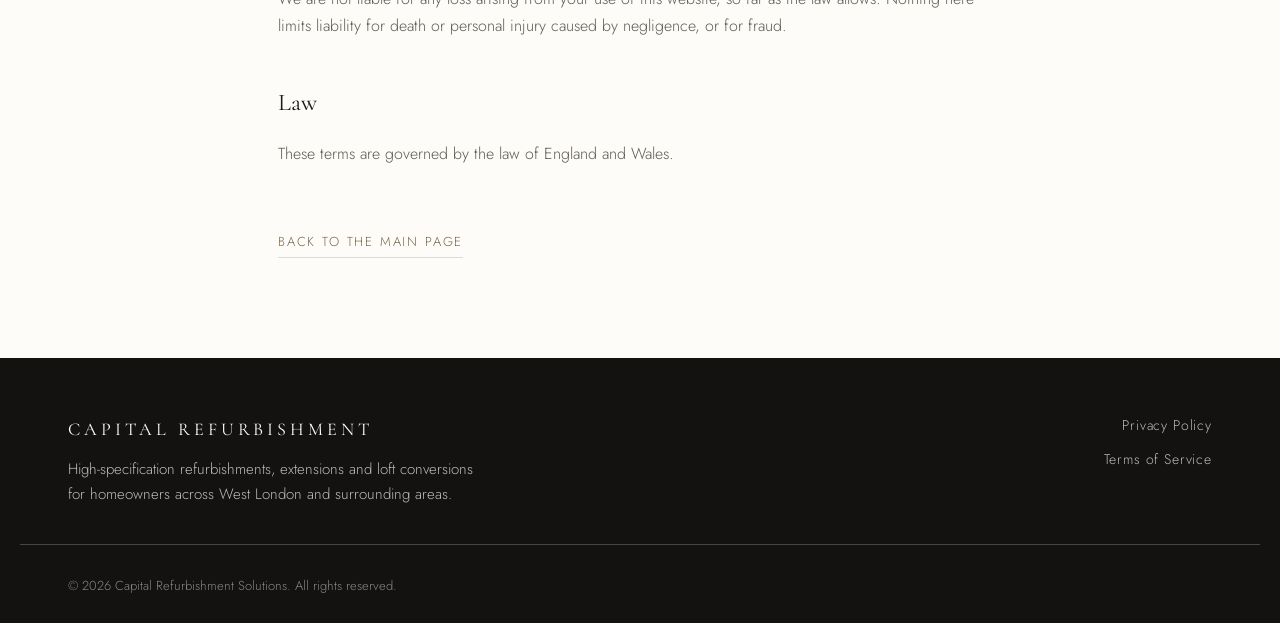
<file: terms-of-service.html>
<!doctype html>
<html lang="en-GB">
<head>
<meta charset="utf-8">
<meta name="viewport" content="width=device-width, initial-scale=1">
<title>Terms of Service | Capital Refurbishment Solutions</title>
<meta name="description" content="Terms of Service for Capital Refurbishment Solutions.">
<meta name="robots" content="noindex, follow">

<!-- TRACKING HEAD CODES GO HERE: Meta Pixel, GA4, GTM Head, TikTok, etc. -->
<!-- Meta Pixel Code -->
<script>
!function(f,b,e,v,n,t,s)
{if(f.fbq)return;n=f.fbq=function(){n.callMethod?
n.callMethod.apply(n,arguments):n.queue.push(arguments)};
if(!f._fbq)f._fbq=n;n.push=n;n.loaded=!0;n.version='2.0';
n.queue=[];t=b.createElement(e);t.async=!0;
t.src=v;s=b.getElementsByTagName(e)[0];
s.parentNode.insertBefore(t,s)}(window, document,'script',
'https://connect.facebook.net/en_US/fbevents.js');
fbq('init', '971365851907422');
fbq('track', 'PageView');
</script>
<noscript><img height="1" width="1" style="display:none"
src="https://www.facebook.com/tr?id=971365851907422&ev=PageView&noscript=1"
/></noscript>
<!-- End Meta Pixel Code -->

<link rel="preconnect" href="https://fonts.googleapis.com">
<link rel="preconnect" href="https://fonts.gstatic.com" crossorigin>
<link href="https://fonts.googleapis.com/css2?family=Cormorant+Garamond:ital,wght@0,300;0,400;1,300;1,400&family=Jost:wght@300;400;500&display=swap" rel="stylesheet">
<link rel="stylesheet" href="styles.css">
</head>
<body>
<!-- TRACKING BODY CODES GO HERE: GTM Body noscript, etc. -->

<header class="legal-head">
  <div class="wrap">
    <a href="/" style="text-decoration:none"><span class="wordmark">Capital Refurbishment</span></a>
    <h1>Terms of Service</h1>
    <p>Last updated: <span data-year>2026</span></p>
  </div>
</header>

<main class="legal">
  <div class="wrap wrap--narrow">
    <!-- PLACEHOLDER TERMS. Have these reviewed and completed by the client or a solicitor
         before the campaign goes live. Fill in the bracketed company details. -->
    <p><strong>These are placeholder terms.</strong> Replace the bracketed details and have the
    final wording checked before running paid traffic to this page.</p>

    <h2>About these terms</h2>
    <p>These terms cover your use of this website. They do not cover any building contract between
    you and Capital Refurbishment Solutions. Any work we carry out is governed by a separate written
    contract agreed before the work starts.</p>

    <h2>Who we are</h2>
    <p>Capital Refurbishment Solutions. Registered address: [REGISTERED ADDRESS]. Company number:
    [COMPANY NUMBER]. Contact: [EMAIL] or 07863 783993.</p>

    <h2>Using this site</h2>
    <ul>
      <li>You may use this site to learn about our services and to enquire about a project.</li>
      <li>You agree not to misuse the site or attempt to interfere with how it works.</li>
      <li>The content, images and branding on this site belong to us and may not be copied without permission.</li>
    </ul>

    <h2>Enquiries and quotes</h2>
    <p>Submitting the form is an enquiry, not a booking or a contract. Any timeline or figure given
    on a call is an estimate until we issue a written quote. A written quote is valid for
    [VALIDITY PERIOD] from the date it is issued.</p>

    <h2>Contact by phone and text</h2>
    <p>By submitting the form you agree that we may contact you by phone, text and email about your
    enquiry. You can ask us to stop at any time.</p>

    <h2>Accuracy</h2>
    <p>We keep this site as accurate as we can, but we do not guarantee that everything on it is
    complete or current. Project images show past work and are not a promise of a specific result
    on your project.</p>

    <h2>Liability</h2>
    <p>We are not liable for any loss arising from your use of this website, so far as the law
    allows. Nothing here limits liability for death or personal injury caused by negligence, or for
    fraud.</p>

    <h2>Law</h2>
    <p>These terms are governed by the law of England and Wales.</p>
    <a class="legal-back" href="/">Back to the main page</a>
  </div>
</main>

<footer class="foot">
  <div class="wrap foot-grid">
    <div>
      <span class="wordmark wordmark--foot">Capital Refurbishment</span>
      <p class="foot-desc">High-specification refurbishments, extensions and loft conversions for homeowners across West London and surrounding areas.</p>
    </div>
    <div class="foot-links">
      <a href="/privacy-policy">Privacy Policy</a>
      <a href="/terms-of-service">Terms of Service</a>
    </div>
  </div>
  <div class="wrap foot-base">
    <small>&copy; <span data-year>2026</span> Capital Refurbishment Solutions. All rights reserved.</small>
  </div>
</footer>

<script src="script.js" defer></script>
</body>
</html>
</file>
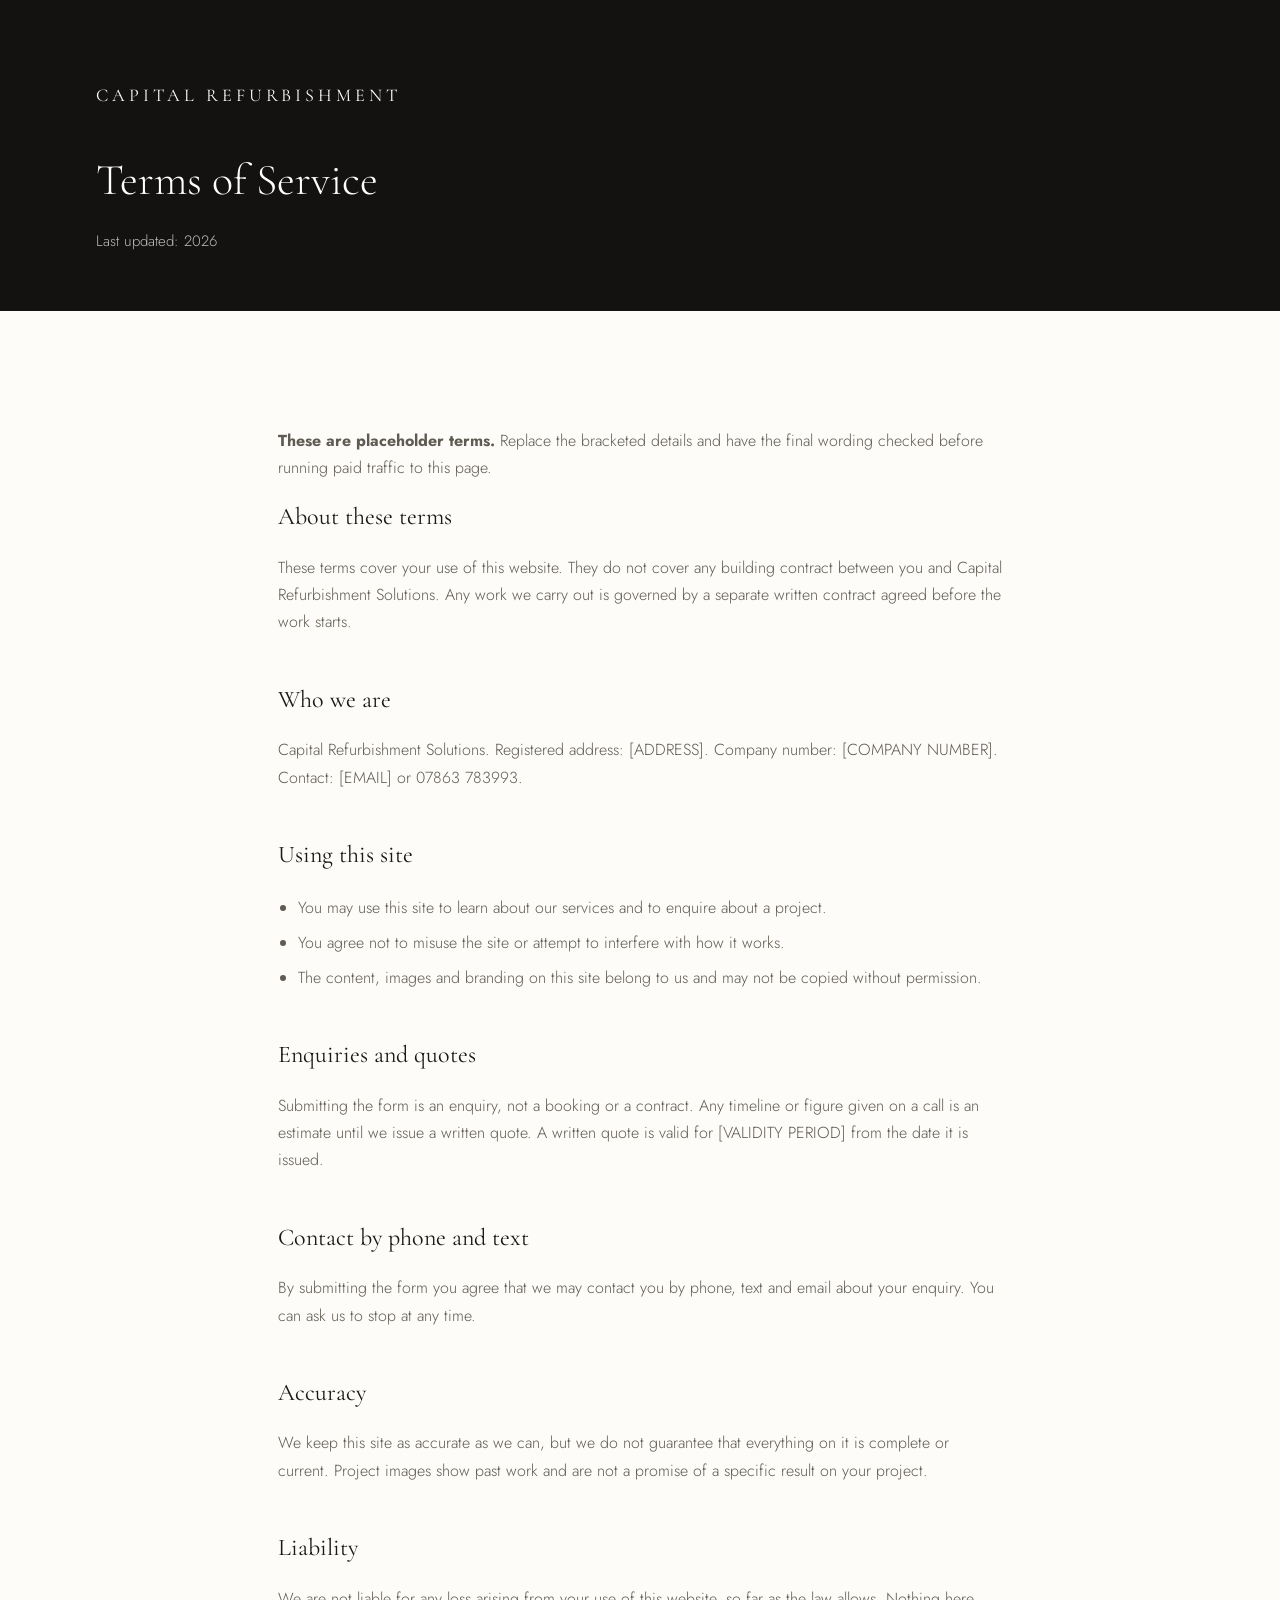
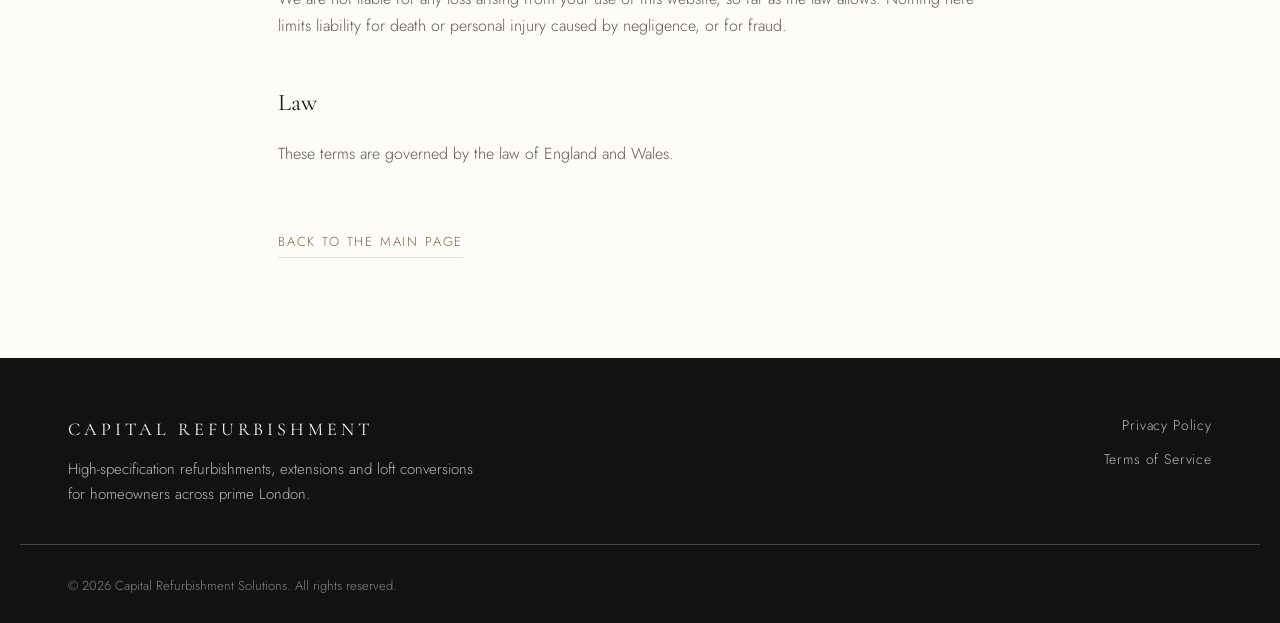
<file: terms.html>
<!doctype html>
<html lang="en-GB">
<head>
<meta charset="utf-8">
<meta name="viewport" content="width=device-width, initial-scale=1">
<title>Terms of Service | Capital Refurbishment Solutions</title>
<meta name="description" content="Terms of Service for Capital Refurbishment Solutions.">
<meta name="robots" content="noindex, follow">

<!-- TRACKING HEAD CODES GO HERE: Meta Pixel, GA4, GTM Head, TikTok, etc. -->
<!-- Meta Pixel Code -->
<script>
!function(f,b,e,v,n,t,s)
{if(f.fbq)return;n=f.fbq=function(){n.callMethod?
n.callMethod.apply(n,arguments):n.queue.push(arguments)};
if(!f._fbq)f._fbq=n;n.push=n;n.loaded=!0;n.version='2.0';
n.queue=[];t=b.createElement(e);t.async=!0;
t.src=v;s=b.getElementsByTagName(e)[0];
s.parentNode.insertBefore(t,s)}(window, document,'script',
'https://connect.facebook.net/en_US/fbevents.js');
fbq('init', '971365851907422');
fbq('track', 'PageView');
</script>
<noscript><img height="1" width="1" style="display:none"
src="https://www.facebook.com/tr?id=971365851907422&ev=PageView&noscript=1"
/></noscript>
<!-- End Meta Pixel Code -->

<link rel="preconnect" href="https://fonts.googleapis.com">
<link rel="preconnect" href="https://fonts.gstatic.com" crossorigin>
<link href="https://fonts.googleapis.com/css2?family=Cormorant+Garamond:ital,wght@0,300;0,400;1,300;1,400&family=Jost:wght@300;400;500&display=swap" rel="stylesheet">
<link rel="stylesheet" href="styles.css">
</head>
<body>
<!-- TRACKING BODY CODES GO HERE: GTM Body noscript, etc. -->

<header class="legal-head">
  <div class="wrap">
    <a href="index.html" style="text-decoration:none"><span class="wordmark">Capital Refurbishment</span></a>
    <h1>Terms of Service</h1>
    <p>Last updated: <span data-year>2026</span></p>
  </div>
</header>

<main class="legal">
  <div class="wrap wrap--narrow">
    <!-- PLACEHOLDER TERMS. Have these reviewed and completed by the client or a solicitor
         before the campaign goes live. Fill in the bracketed company details. -->
    <p><strong>These are placeholder terms.</strong> Replace the bracketed details and have the
    final wording checked before running paid traffic to this page.</p>

    <h2>About these terms</h2>
    <p>These terms cover your use of this website. They do not cover any building contract between
    you and Capital Refurbishment Solutions. Any work we carry out is governed by a separate written
    contract agreed before the work starts.</p>

    <h2>Who we are</h2>
    <p>Capital Refurbishment Solutions. Registered address: [ADDRESS]. Company number:
    [COMPANY NUMBER]. Contact: [EMAIL] or 07863 783993.</p>

    <h2>Using this site</h2>
    <ul>
      <li>You may use this site to learn about our services and to enquire about a project.</li>
      <li>You agree not to misuse the site or attempt to interfere with how it works.</li>
      <li>The content, images and branding on this site belong to us and may not be copied without permission.</li>
    </ul>

    <h2>Enquiries and quotes</h2>
    <p>Submitting the form is an enquiry, not a booking or a contract. Any timeline or figure given
    on a call is an estimate until we issue a written quote. A written quote is valid for
    [VALIDITY PERIOD] from the date it is issued.</p>

    <h2>Contact by phone and text</h2>
    <p>By submitting the form you agree that we may contact you by phone, text and email about your
    enquiry. You can ask us to stop at any time.</p>

    <h2>Accuracy</h2>
    <p>We keep this site as accurate as we can, but we do not guarantee that everything on it is
    complete or current. Project images show past work and are not a promise of a specific result
    on your project.</p>

    <h2>Liability</h2>
    <p>We are not liable for any loss arising from your use of this website, so far as the law
    allows. Nothing here limits liability for death or personal injury caused by negligence, or for
    fraud.</p>

    <h2>Law</h2>
    <p>These terms are governed by the law of England and Wales.</p>
    <a class="legal-back" href="index.html">Back to the main page</a>
  </div>
</main>

<footer class="foot">
  <div class="wrap foot-grid">
    <div>
      <span class="wordmark wordmark--foot">Capital Refurbishment</span>
      <p class="foot-desc">High-specification refurbishments, extensions and loft conversions for homeowners across prime London.</p>
    </div>
    <div class="foot-links">
      <a href="privacy.html">Privacy Policy</a>
      <a href="terms.html">Terms of Service</a>
    </div>
  </div>
  <div class="wrap foot-base">
    <small>&copy; <span data-year>2026</span> Capital Refurbishment Solutions. All rights reserved.</small>
  </div>
</footer>

<script src="script.js" defer></script>
</body>
</html>
</file>
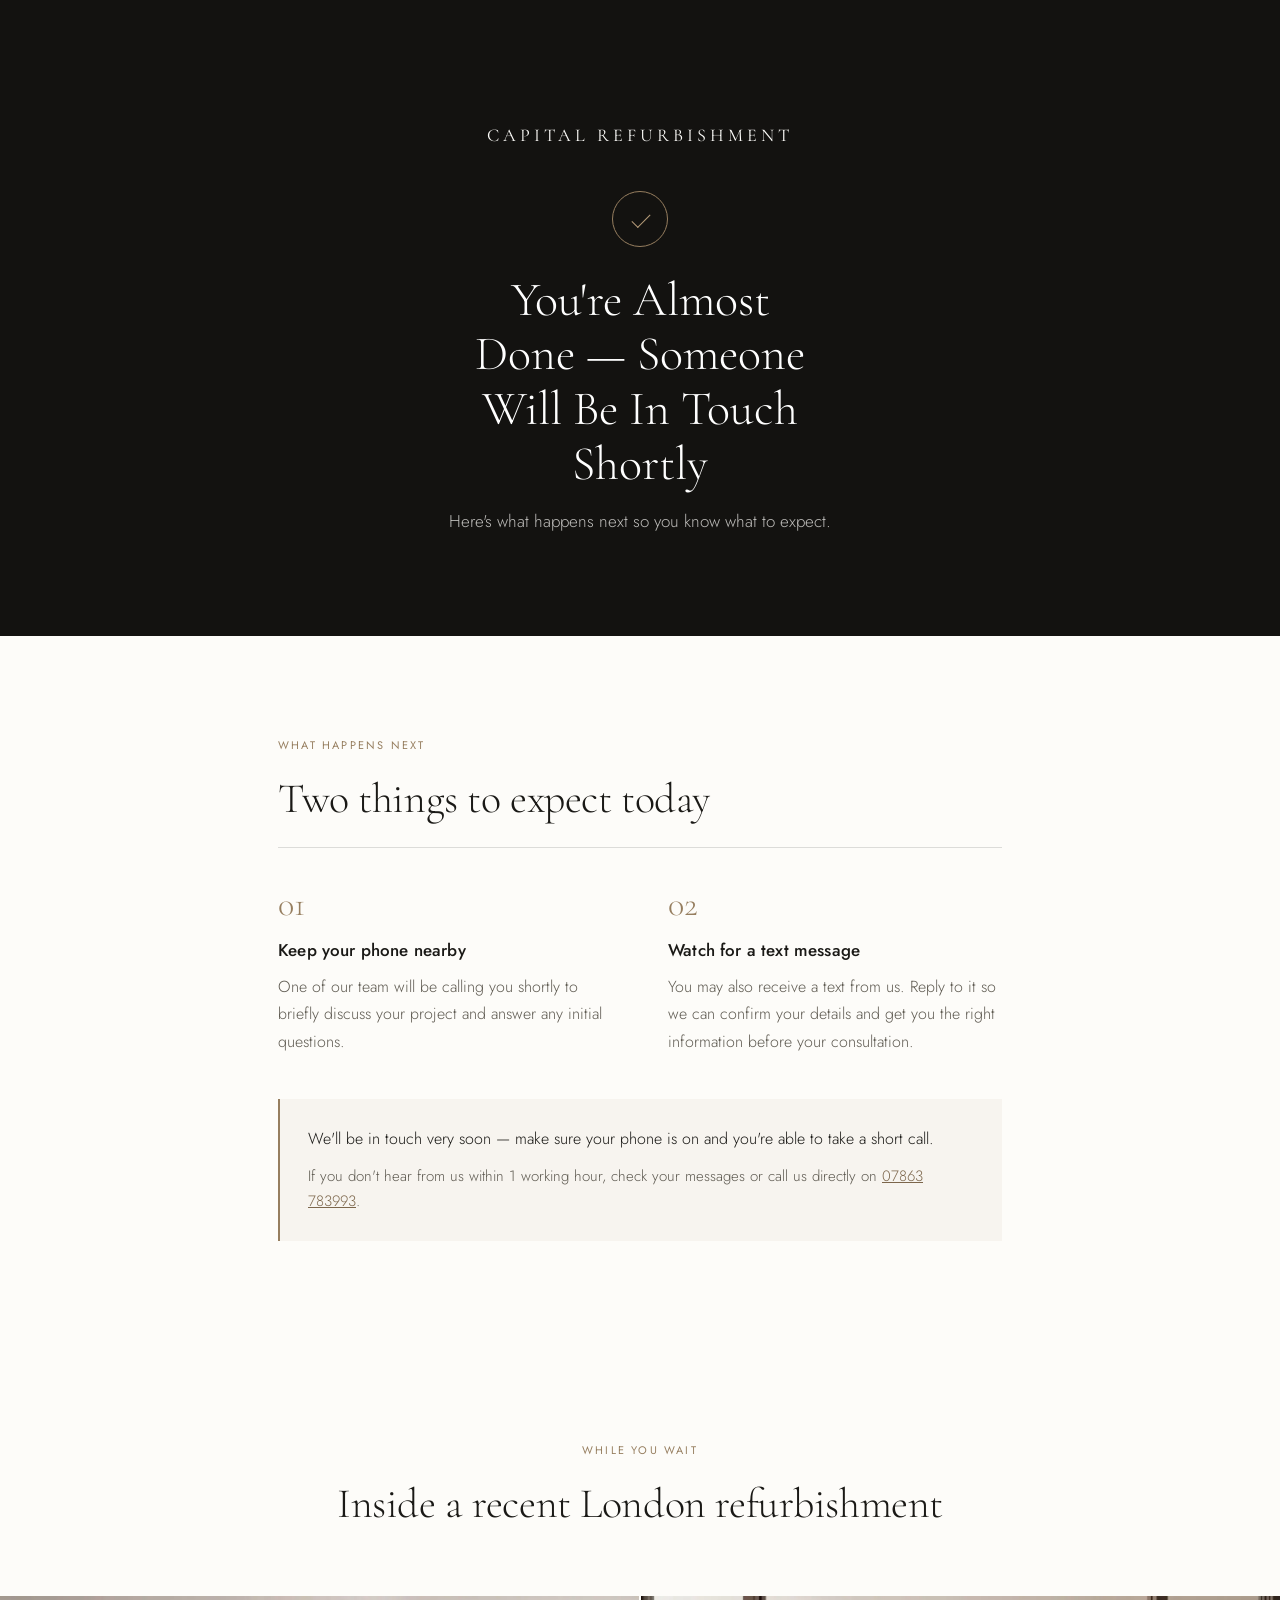
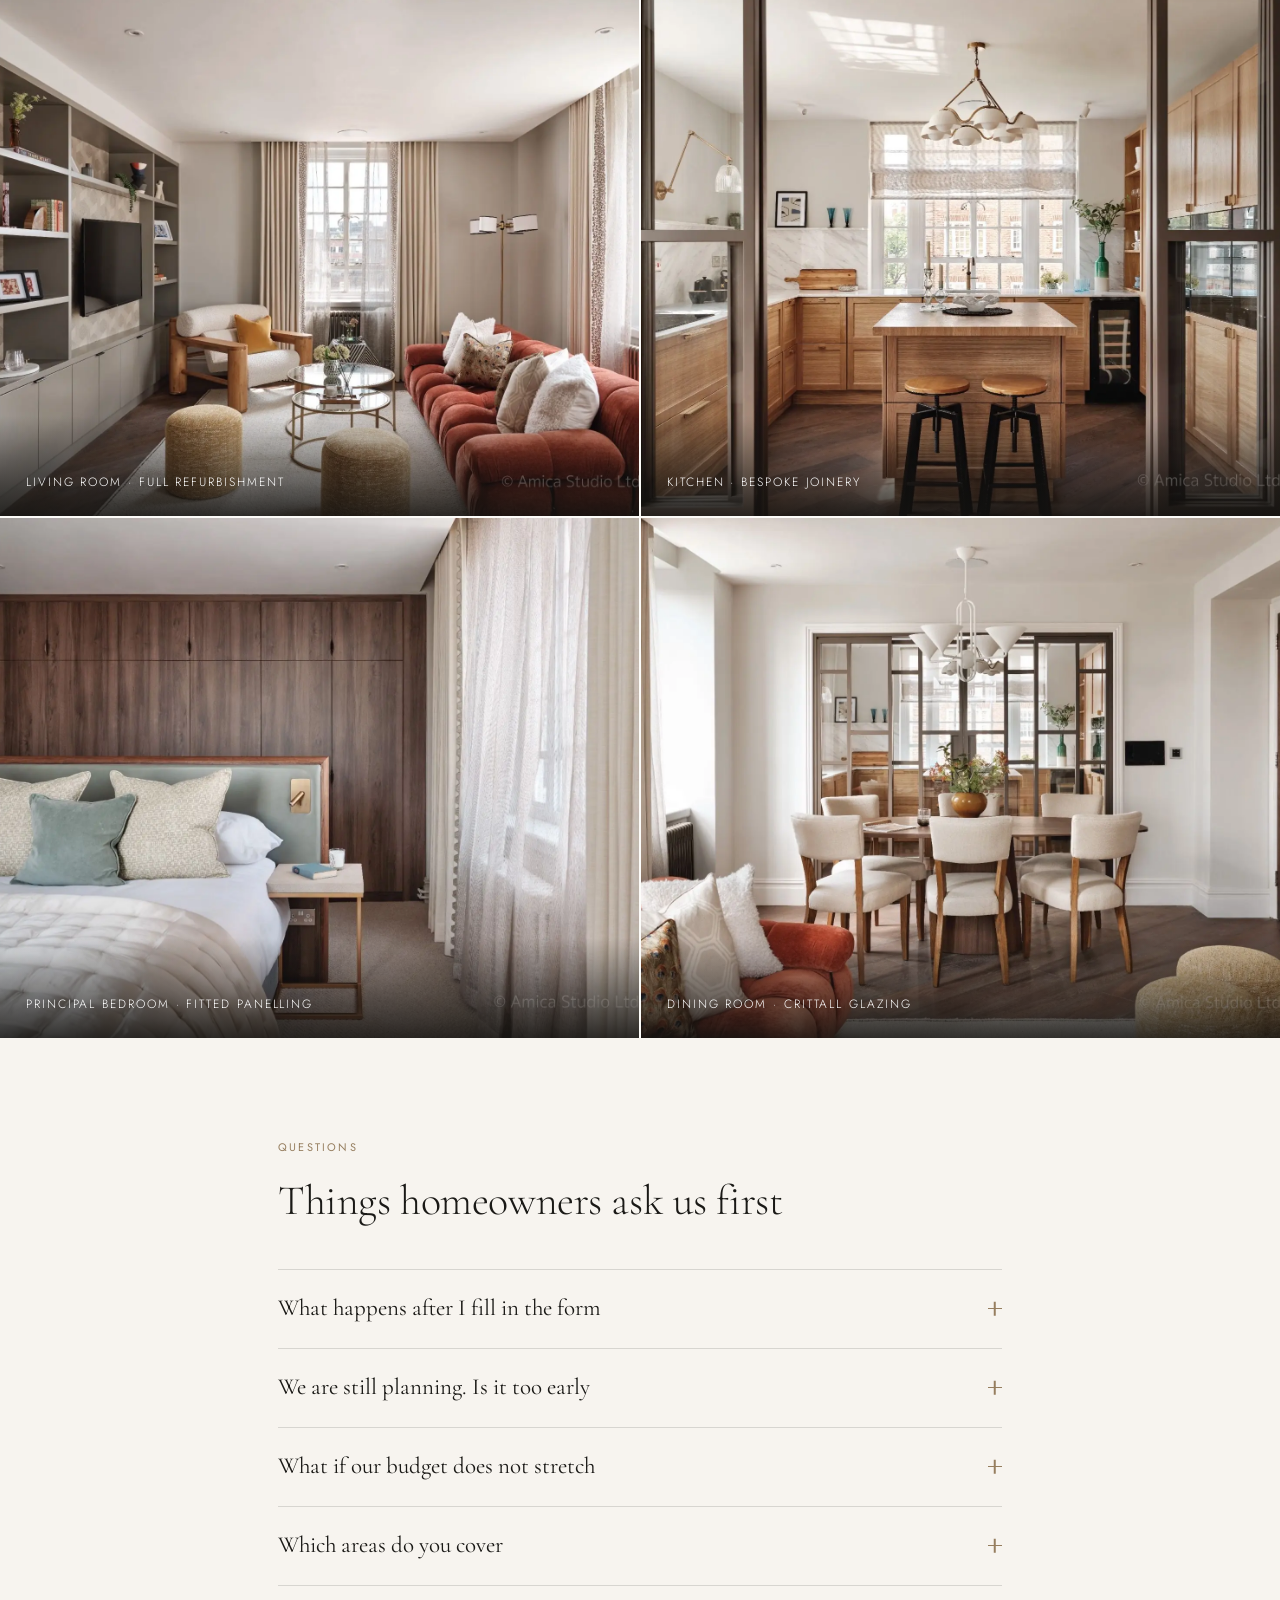
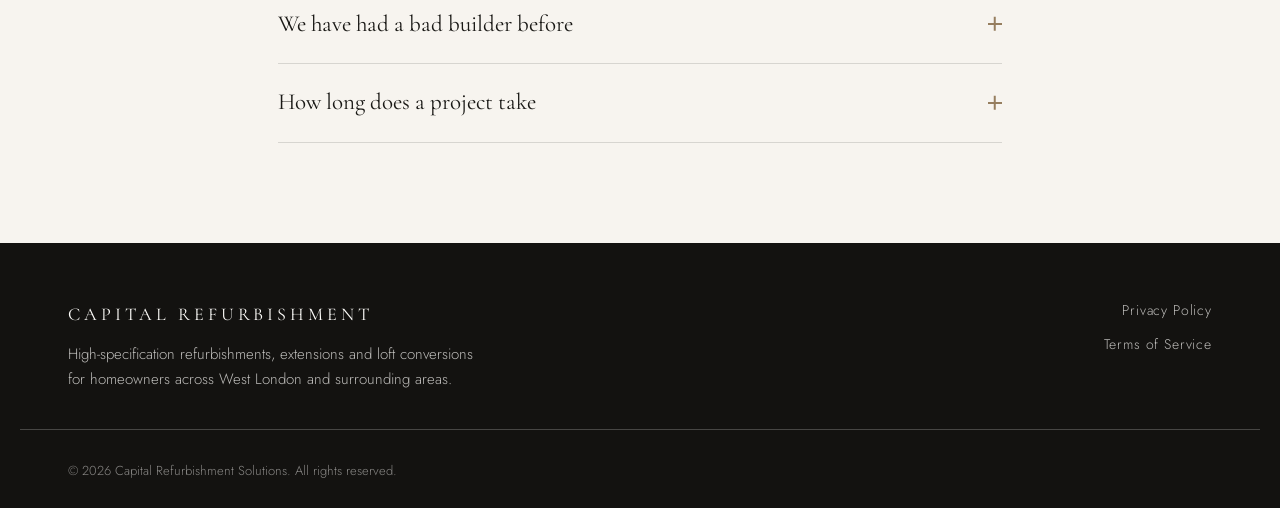
<file: thank-you.html>
<!doctype html>
<html lang="en-GB">
<head>
<meta charset="utf-8">
<meta name="viewport" content="width=device-width, initial-scale=1">
<title>Thank You | Capital Refurbishment Solutions</title>
<meta name="description" content="Your enquiry is in. One of our team will call you shortly to discuss your renovation project.">
<meta name="robots" content="noindex, nofollow">

<!-- TRACKING HEAD CODES GO HERE: Meta Pixel, GA4, GTM Head, TikTok, etc. -->
<!-- Meta Pixel Code -->
<script>
!function(f,b,e,v,n,t,s)
{if(f.fbq)return;n=f.fbq=function(){n.callMethod?
n.callMethod.apply(n,arguments):n.queue.push(arguments)};
if(!f._fbq)f._fbq=n;n.push=n;n.loaded=!0;n.version='2.0';
n.queue=[];t=b.createElement(e);t.async=!0;
t.src=v;s=b.getElementsByTagName(e)[0];
s.parentNode.insertBefore(t,s)}(window, document,'script',
'https://connect.facebook.net/en_US/fbevents.js');
fbq('init', '971365851907422');
fbq('track', 'PageView');
</script>
<noscript><img height="1" width="1" style="display:none"
src="https://www.facebook.com/tr?id=971365851907422&ev=PageView&noscript=1"
/></noscript>
<!-- End Meta Pixel Code -->

<!-- ===================================================================
     CONVERSION EVENT GOES HERE: Fire Meta Lead event, Google Ads conversion, etc.
     This page is only reached after a completed form submission, so the
     conversion fires here and nowhere else in the funnel.
     =================================================================== -->
<script>
  /* Meta — form completion */
  if (typeof fbq === 'function') { fbq('track', 'Lead'); }
</script>
<!-- GOOGLE ADS CONVERSION GOES HERE:
     <script async src="https://www.googletagmanager.com/gtag/js?id=AW-XXXXXXXXX"></script>
     <script>
       window.dataLayer = window.dataLayer || [];
       function gtag(){dataLayer.push(arguments);}
       gtag('js', new Date());
       gtag('config', 'AW-XXXXXXXXX');
       gtag('event', 'conversion', {'send_to': 'AW-XXXXXXXXX/YYYYYYYYYYYYYYY'});
     </script> -->
<!-- END CONVERSION EVENT -->

<link rel="preconnect" href="https://fonts.googleapis.com">
<link rel="preconnect" href="https://fonts.gstatic.com" crossorigin>
<link href="https://fonts.googleapis.com/css2?family=Cormorant+Garamond:ital,wght@0,300;0,400;1,300;1,400&family=Jost:wght@300;400;500&display=swap" rel="stylesheet">
<link rel="stylesheet" href="styles.css">
</head>
<body>
<!-- TRACKING BODY CODES GO HERE: GTM Body noscript, etc. -->

<header class="ty-head">
  <span class="wordmark">Capital Refurbishment</span>
  <div class="ty-tick" aria-hidden="true"></div>
  <h1>You're Almost Done &mdash; Someone Will Be In Touch Shortly</h1>
  <p class="ty-sub">Here's what happens next so you know what to expect.</p>
</header>

<section class="section" aria-labelledby="next-h">
  <div class="wrap wrap--narrow">
    <p class="eyebrow">What happens next</p>
    <h2 id="next-h" class="h-section">Two things to expect today</h2>

    <ol class="ty-steps">
      <li>
        <span class="step-num">01</span>
        <h2>Keep your phone nearby</h2>
        <p>One of our team will be calling you shortly to briefly discuss your project and answer any initial questions.</p>
      </li>
      <li>
        <span class="step-num">02</span>
        <h2>Watch for a text message</h2>
        <p>You may also receive a text from us. Reply to it so we can confirm your details and get you the right information before your consultation.</p>
      </li>
    </ol>

    <div class="ty-note">
      <p>We'll be in touch very soon &mdash; make sure your phone is on and you're able to take a short call.</p>
      <!-- Set the response window below to whatever the team actually works to. -->
      <p>If you don't hear from us within 1 working hour, check your messages or call us directly on <a href="tel:+447863783993">07863 783993</a>.</p>
    </div>
  </div>
</section>

<!-- Recent work -->
<section class="section--flush" aria-labelledby="ty-work-h">
  <div class="wrap center proof-head">
    <p class="eyebrow">While you wait</p>
    <h2 id="ty-work-h" class="h-section">Inside a recent London refurbishment</h2>
  </div>
  <div class="gallery">
    <figure class="slot slot--gal">
      <picture>
        <source type="image/webp" srcset="images/projects/living-red-sofa.webp">
        <img src="images/projects/living-red-sofa.jpg" alt="Living room in a completed refurbishment" width="1600" height="1200" loading="lazy" decoding="async">
      </picture>
      <span class="gal-cap">Living room &middot; full refurbishment</span>
    </figure>
    <figure class="slot slot--gal">
      <picture>
        <source type="image/webp" srcset="images/projects/kitchen-crittall.webp">
        <img src="images/projects/kitchen-crittall.jpg" alt="Kitchen with bespoke timber joinery and crittall partition" width="1600" height="1199" loading="lazy" decoding="async">
      </picture>
      <span class="gal-cap">Kitchen &middot; bespoke joinery</span>
    </figure>
    <figure class="slot slot--gal">
      <picture>
        <source type="image/webp" srcset="images/projects/bedroom-panelled.webp">
        <img src="images/projects/bedroom-panelled.jpg" alt="Principal bedroom with fitted timber panelling" width="1600" height="1200" loading="lazy" decoding="async">
      </picture>
      <span class="gal-cap">Principal bedroom &middot; fitted panelling</span>
    </figure>
    <figure class="slot slot--gal">
      <picture>
        <source type="image/webp" srcset="images/projects/dining-crittall.webp">
        <img src="images/projects/dining-crittall.jpg" alt="Dining room with crittall glazing and bespoke lighting" width="1600" height="1200" loading="lazy" decoding="async">
      </picture>
      <span class="gal-cap">Dining room &middot; crittall glazing</span>
    </figure>
  </div>
</section>

<!-- FAQ (same as the landing page) -->
<section class="section band" aria-labelledby="ty-faq-h">
  <div class="wrap wrap--narrow">
    <p class="eyebrow">Questions</p>
    <h2 id="ty-faq-h" class="h-section">Things homeowners ask us first</h2>

    <div class="faq" data-faq>
      <div class="faq-item">
        <h3><button type="button" class="faq-q" aria-expanded="false" aria-controls="tfaq-a1" id="tfaq-b1">What happens after I fill in the form<span class="faq-icon" aria-hidden="true"></span></button></h3>
        <div class="faq-a" id="tfaq-a1" role="region" aria-labelledby="tfaq-b1" hidden>
          <p>One of our team calls you to talk through the project. It is a short call to understand what you want and answer your first questions. If it looks like a fit, we arrange a site visit and price the work.</p>
        </div>
      </div>

      <div class="faq-item">
        <h3><button type="button" class="faq-q" aria-expanded="false" aria-controls="tfaq-a2" id="tfaq-b2">We are still planning. Is it too early<span class="faq-icon" aria-hidden="true"></span></button></h3>
        <div class="faq-a" id="tfaq-a2" role="region" aria-labelledby="tfaq-b2" hidden>
          <p>No. Early is the best time to talk. We can tell you what your ideas are likely to cost and how long they take, so you can plan around real numbers instead of guesses.</p>
        </div>
      </div>

      <div class="faq-item">
        <h3><button type="button" class="faq-q" aria-expanded="false" aria-controls="tfaq-a3" id="tfaq-b3">What if our budget does not stretch<span class="faq-icon" aria-hidden="true"></span></button></h3>
        <div class="faq-a" id="tfaq-a3" role="region" aria-labelledby="tfaq-b3" hidden>
          <p>We will tell you straight away. Sometimes the answer is to phase the work, change the spec, or wait. We would rather be honest on a call than take on a job that cannot be built for the money.</p>
        </div>
      </div>

      <div class="faq-item">
        <h3><button type="button" class="faq-q" aria-expanded="false" aria-controls="tfaq-a4" id="tfaq-b4">Which areas do you cover<span class="faq-icon" aria-hidden="true"></span></button></h3>
        <div class="faq-a" id="tfaq-a4" role="region" aria-labelledby="tfaq-b4" hidden>
          <p>West London and the surrounding areas. If you are just outside, ask us on the call.</p>
        </div>
      </div>

      <div class="faq-item">
        <h3><button type="button" class="faq-q" aria-expanded="false" aria-controls="tfaq-a5" id="tfaq-b5">We have had a bad builder before<span class="faq-icon" aria-hidden="true"></span></button></h3>
        <div class="faq-a" id="tfaq-a5" role="region" aria-labelledby="tfaq-b5" hidden>
          <p>Most people who call us have. The difference here is a written price agreed before we start, one point of contact you can reach, and a weekly update in writing. You are never guessing what is going on in your own house.</p>
        </div>
      </div>

      <div class="faq-item">
        <h3><button type="button" class="faq-q" aria-expanded="false" aria-controls="tfaq-a6" id="tfaq-b6">How long does a project take<span class="faq-icon" aria-hidden="true"></span></button></h3>
        <div class="faq-a" id="tfaq-a6" role="region" aria-labelledby="tfaq-b6" hidden>
          <p>It depends on the size and the borough. A kitchen refurbishment is usually weeks, a full house refurbishment is usually months. You get a realistic schedule with your quote, not a best case.</p>
        </div>
      </div>
    </div>
  </div>
</section>

<footer class="foot">
  <div class="wrap foot-grid">
    <div>
      <span class="wordmark wordmark--foot">Capital Refurbishment</span>
      <p class="foot-desc">High-specification refurbishments, extensions and loft conversions for homeowners across West London and surrounding areas.</p>
    </div>
    <div class="foot-links">
      <a href="/privacy-policy">Privacy Policy</a>
      <a href="/terms-of-service">Terms of Service</a>
    </div>
  </div>
  <div class="wrap foot-base">
    <small>&copy; <span data-year>2026</span> Capital Refurbishment Solutions. All rights reserved.</small>
  </div>
</footer>

<script src="script.js" defer></script>
</body>
</html>
</file>
<file: styles.css>
/* ==========================================================================
   Capital Refurbishment Solutions — paid traffic funnel
   Palette sampled from capital-refurb.co.uk
   ========================================================================== */

:root{
  --cream:#FDFCF9;
  --band:#F7F4EF;
  --ink:#1A1916;
  --ink-deep:#131210;
  --bronze:#967E5F;
  --bronze-dark:#7C664B;
  --bronze-light:#B49A78;
  --muted:#5F5B52;
  --muted-light:rgba(253,252,249,.72);
  --line:rgba(26,25,22,.14);
  --line-light:rgba(253,252,249,.22);

  --serif:"Cormorant Garamond",Georgia,"Times New Roman",serif;
  --sans:"Jost",-apple-system,BlinkMacSystemFont,"Segoe UI",Helvetica,Arial,sans-serif;

  --pad:24px;
  --sec:60px;
  --maxw:1240px;
}

@media (min-width:900px){
  :root{ --pad:48px; --sec:100px; }
}

*,*::before,*::after{box-sizing:border-box}

html{
  scroll-behavior:smooth;
  -webkit-text-size-adjust:100%;
}
@media (prefers-reduced-motion:reduce){
  html{scroll-behavior:auto}
  *,*::before,*::after{animation-duration:.001ms!important;transition-duration:.001ms!important}
}

body{
  margin:0;
  background:var(--cream);
  color:var(--ink);
  font-family:var(--sans);
  font-weight:300;
  font-size:17px;
  line-height:1.7;
  overflow-x:hidden;
  -webkit-font-smoothing:antialiased;
}
@media (min-width:900px){ body{font-size:18px} }

img{max-width:100%;display:block}
a{color:inherit}

.skip-link{
  position:absolute;left:-9999px;top:0;z-index:200;
  background:var(--ink);color:var(--cream);padding:12px 20px;font-size:14px;
}
.skip-link:focus{left:0}

:focus-visible{outline:2px solid var(--bronze);outline-offset:3px}

/* ---------- layout ---------- */
.wrap{width:100%;max-width:var(--maxw);margin:0 auto;padding:0 var(--pad)}
.wrap--narrow{max-width:820px}
.wrap--form{max-width:760px}
.center{text-align:center}
.section{padding:var(--sec) 0}
.section--tight{padding:var(--sec) 0 0}
.section--flush{padding:var(--sec) 0 0}
.band{background:var(--band)}
.dark{background:var(--ink-deep);color:var(--cream)}

/* ---------- type ---------- */
.eyebrow{
  font-family:var(--sans);
  font-size:11px;font-weight:400;
  letter-spacing:.2em;text-transform:uppercase;
  color:var(--bronze);
  margin:0 0 20px;
}
.eyebrow--light{color:var(--bronze-light)}
.hero .eyebrow--light{color:#DCC7A8}

.h-section{
  font-family:var(--serif);
  font-weight:300;
  font-size:30px;
  line-height:1.15;
  letter-spacing:-.01em;
  margin:0 0 24px;
}
@media (min-width:900px){ .h-section{font-size:42px} }
.h-section--light{color:var(--cream)}

.lede{
  max-width:640px;
  font-size:17px;
  color:var(--muted);
  margin:0 0 8px;
}
.lede--center{margin-left:auto;margin-right:auto}
@media (min-width:900px){ .lede{font-size:18px} }

/* ---------- image frames ---------- */
.slot{position:relative;margin:0;overflow:hidden;background:var(--band)}
.slot img{width:100%;height:100%;object-fit:cover}
picture{display:contents}

/* ---------- buttons ---------- */
.btn{
  display:inline-flex;align-items:center;justify-content:center;
  font-family:var(--sans);font-size:13px;font-weight:500;
  letter-spacing:.14em;text-transform:uppercase;
  text-decoration:none;
  padding:20px 34px;
  border:none;border-radius:2px;
  cursor:pointer;
  transition:background-color .18s ease,color .18s ease;
  width:100%;
}
@media (min-width:700px){ .btn{width:auto} }
.btn--lg{padding:22px 44px;font-size:14px}
.btn--gold{background:var(--bronze);color:#fff}
.btn--gold:hover{background:var(--bronze-dark)}
.btn--ink{background:var(--ink);color:var(--cream)}
.btn--ink:hover{background:#000}

.friction{
  font-size:14px;color:rgba(253,252,249,.86);
  margin:16px 0 0;letter-spacing:.02em;
}
.friction--dark{color:var(--muted)}

/* ==========================================================================
   1. HERO  — headline, subheadline, trust bar, form
   ========================================================================== */
.hero{
  position:relative;
  padding:96px var(--pad) 72px;
  overflow:hidden;
  isolation:isolate;
}
@media (min-width:900px){ .hero{padding:118px var(--pad) 96px} }

.hero-bg{
  /* overrides the global picture{display:contents}; this one must generate a box
     so it can be absolutely positioned behind the hero content */
  display:block;position:absolute;inset:0;z-index:-2;
}
.hero-bg img{width:100%;height:100%;object-fit:cover}

.hero-veil{
  position:absolute;inset:0;z-index:-1;
  background:
    radial-gradient(ellipse 80% 60% at 50% 30%,rgba(19,18,16,.6),rgba(19,18,16,0) 72%),
    linear-gradient(180deg,rgba(19,18,16,.76) 0%,rgba(19,18,16,.66) 40%,rgba(19,18,16,.88) 100%);
}

.hero-bar{
  position:absolute;top:0;left:0;right:0;
  display:flex;align-items:center;justify-content:space-between;
  gap:16px;padding:24px var(--pad);
}
.wordmark{
  font-family:var(--serif);
  font-size:13px;font-weight:400;
  letter-spacing:.16em;text-transform:uppercase;
  color:var(--cream);white-space:nowrap;
}
@media (min-width:560px){ .wordmark{font-size:15px;letter-spacing:.22em} }
@media (min-width:900px){ .wordmark{font-size:18px} }
.hero-tel{
  font-size:13px;letter-spacing:.1em;color:var(--cream);text-decoration:none;
  border-bottom:1px solid var(--line-light);padding-bottom:3px;white-space:nowrap;
}
.hero-tel:hover{border-color:var(--bronze-light)}

/* --- headline block --- */
/* The hero stacks in DOM order on mobile — headline, form, trust bar — and
   reorders from 1000px up so the trust bar sits above the form on desktop. */
.hero-stack{position:relative;display:flex;flex-direction:column}

.hero-head{
  width:100%;max-width:900px;margin:0 auto 26px;
  text-align:center;color:var(--cream);
}
.hero .eyebrow--light{color:#DCC7A8}
.hero h1{
  font-family:var(--serif);font-weight:300;
  font-size:clamp(29px,5.1vw,48px);
  line-height:1.1;letter-spacing:-.015em;
  margin:0 0 18px;color:#fff;
  text-wrap:balance;
}
.hero-sub{
  font-size:16px;line-height:1.6;
  max-width:640px;margin:0 auto;
  color:rgba(253,252,249,.84);
}
@media (min-width:900px){ .hero-sub{font-size:18px} }

/* --- trust bar: under the subheadline, above the form --- */
.hero-trust{
  list-style:none;display:grid;grid-template-columns:repeat(2,1fr);
  gap:18px 12px;
  width:100%;max-width:900px;margin:36px auto 0;padding:30px 0 0;
  border-top:1px solid var(--line-light);
}
@media (min-width:760px){ .hero-trust{grid-template-columns:repeat(4,1fr);gap:12px} }
.hero-trust li{display:flex;flex-direction:column;align-items:center;gap:5px}
.hero-trust strong{
  font-family:var(--serif);font-weight:400;font-size:25px;
  color:var(--bronze-light);line-height:1;
}
@media (min-width:900px){ .hero-trust strong{font-size:28px} }
.hero-trust .stars{color:var(--bronze-light);font-size:14px;letter-spacing:.14em;line-height:1.75}
.hero-trust span:last-child{
  font-size:9.5px;letter-spacing:.13em;text-transform:uppercase;
  text-align:center;color:rgba(253,252,249,.72);
}
@media (min-width:900px){ .hero-trust span:last-child{font-size:10px;letter-spacing:.16em} }

/* --- form --- */
.hero-action{
  position:relative;
  width:100%;max-width:620px;margin:0 auto;
}
@media (min-width:1000px){
  /* desktop: headline, trust bar, then the form */
  .hero-head{order:1;margin-bottom:24px}
  .hero-trust{order:2;margin:0 auto 42px}
  .hero-action{order:3}
}

.hero-form{
  background:var(--cream);
  border-radius:4px;
  padding:30px 22px 26px;
  box-shadow:0 18px 50px rgba(0,0,0,.28);
}
@media (min-width:600px){ .hero-form{padding:36px 32px 30px} }
.hero-form h2{
  font-family:var(--serif);font-weight:400;
  font-size:26px;line-height:1.15;margin:0 0 8px;color:var(--ink);
}
@media (min-width:900px){ .hero-form h2{font-size:31px} }
.form-micro{margin:0 0 22px;font-size:15px;color:var(--muted)}
.form-embed{
  min-height:700px;                /* reserves space so the embed cannot shift layout */
  background:#fff;
  border:1px solid var(--line);
  border-radius:6px;
  overflow:hidden;
}
.form-alt{margin:18px 0 0;text-align:center;font-size:15px;color:var(--muted)}
.form-alt a{color:var(--bronze-dark)}

/* ==========================================================================
   3. PROBLEM
   ========================================================================== */
.pains{
  display:grid;grid-template-columns:1fr;
  gap:0;margin-top:44px;
  border-top:1px solid var(--line-light);
}
@media (min-width:820px){ .pains{grid-template-columns:1fr 1fr} }
.pain{
  padding:30px 0;
  border-bottom:1px solid var(--line-light);
}
@media (min-width:820px){
  .pain{padding:36px 40px 36px 0}
  .pain:nth-child(odd){border-right:1px solid var(--line-light)}
  .pain:nth-child(even){padding-left:40px}
}
.pain h3{
  font-family:var(--sans);font-weight:500;font-size:17px;
  letter-spacing:.01em;margin:0 0 8px;color:var(--cream);
}
.pain p{margin:0;color:var(--muted-light);font-size:16px}

/* ==========================================================================
   4. MECHANISM
   ========================================================================== */
.mech-grid{
  display:grid;grid-template-columns:1fr;gap:2px;
  margin:52px 0 0;
}
@media (min-width:820px){ .mech-grid{grid-template-columns:repeat(3,1fr)} }
.mech-cell{position:relative;min-height:420px;display:flex;align-items:flex-end}
@media (min-width:820px){ .mech-cell{min-height:560px} }
.mech-cell img{position:absolute;inset:0}
.mech-cell::after{
  content:"";position:absolute;inset:0;
  background:linear-gradient(180deg,rgba(19,18,16,0) 35%,rgba(19,18,16,.86) 100%);
}
.mech-copy{position:relative;z-index:1;padding:32px 28px}
  background:var(--ink-deep);width:100%;
}
.mech-copy h3{
  font-family:var(--serif);font-weight:400;font-size:24px;line-height:1.2;
  margin:0 0 8px;color:#fff;
}
.mech-copy p{margin:0;font-size:15px;color:var(--muted-light);max-width:34ch}
.section--tight .center{padding-top:var(--sec);padding-bottom:0}

/* ==========================================================================
   5. HOW IT WORKS
   ========================================================================== */
.steps{
  list-style:none;margin:48px 0 0;padding:0;
  display:grid;grid-template-columns:1fr;gap:0;
  border-top:1px solid var(--line);
}
@media (min-width:820px){ .steps{grid-template-columns:repeat(3,1fr);gap:0 48px} }
.steps li{padding:32px 0;border-bottom:1px solid var(--line)}
@media (min-width:820px){ .steps li{border-bottom:none;padding:40px 0 0} }
.step-num{
  display:block;font-family:var(--serif);font-size:34px;font-weight:300;
  color:var(--bronze);line-height:1;margin-bottom:14px;
}
.steps h3{
  font-family:var(--sans);font-weight:500;font-size:17px;
  margin:0 0 8px;letter-spacing:.01em;
}
.steps p{margin:0;color:var(--muted);font-size:16px}

/* ==========================================================================
   6. WHAT YOU GET (split)
   ========================================================================== */
.split{display:grid;grid-template-columns:1fr}
@media (min-width:900px){ .split{grid-template-columns:1fr 1fr;align-items:stretch} }
.slot--split{min-height:400px}
@media (min-width:900px){ .slot--split{min-height:100%} }
.split-copy{padding:var(--sec) var(--pad)}
@media (min-width:900px){
  .split-copy{padding:var(--sec) 8vw;display:flex;flex-direction:column;justify-content:center}
}
.ticks{list-style:none;margin:0 0 36px;padding:0}
.ticks li{
  position:relative;padding:0 0 18px 30px;
  font-size:16px;color:var(--ink);
}
.ticks li::before{
  content:"";position:absolute;left:0;top:11px;
  width:13px;height:7px;
  border-left:1.5px solid var(--bronze);
  border-bottom:1.5px solid var(--bronze);
  transform:rotate(-45deg);
}

/* ==========================================================================
   7. PROOF GALLERY
   ========================================================================== */
.proof-head{padding-bottom:44px}
.gallery{display:grid;grid-template-columns:1fr;gap:2px}
@media (min-width:700px){ .gallery{grid-template-columns:1fr 1fr} }
.slot--gal{position:relative;min-height:400px}
@media (min-width:900px){ .slot--gal{min-height:520px} }
.slot--gal img{position:absolute;inset:0}
.gal-cap{
  position:absolute;left:0;right:0;bottom:0;z-index:1;
  padding:56px 26px 24px;
  background:linear-gradient(180deg,rgba(19,18,16,0),rgba(19,18,16,.85));
  color:#fff;font-size:12px;letter-spacing:.16em;text-transform:uppercase;
}

/* ==========================================================================
   8. SERVICES
   ========================================================================== */
.svc-grid{
  display:grid;grid-template-columns:1fr;gap:2px;margin-top:48px;
}
@media (min-width:640px){ .svc-grid{grid-template-columns:1fr 1fr} }
@media (min-width:1100px){ .svc-grid{grid-template-columns:repeat(4,1fr)} }
.slot--svc{
  position:relative;min-height:400px;
  display:flex;align-items:flex-end;
  text-decoration:none;background:#1F1D19;
}
.slot--svc img{position:absolute;inset:0;transition:transform .5s ease}
.slot--svc:hover img{transform:scale(1.04)}
.slot--svc::after{
  content:"";position:absolute;inset:0;
  background:linear-gradient(180deg,rgba(19,18,16,.15) 40%,rgba(19,18,16,.88) 100%);
}
  repeating-linear-gradient(135deg,rgba(180,154,120,.1) 0 12px,rgba(180,154,120,.03) 12px 24px),
  #1F1D19;border-color:rgba(180,154,120,.28)}
.svc-body{position:relative;z-index:1;padding:30px 26px;display:block}
.svc-name{
  display:block;font-family:var(--serif);font-size:25px;font-weight:400;
  color:#fff;line-height:1.15;margin-bottom:6px;
}
.svc-note{display:block;font-size:14px;color:var(--muted-light)}

/* ==========================================================================
   9. FAQ
   ========================================================================== */
.faq{margin-top:44px;border-top:1px solid var(--line)}
.faq-item{border-bottom:1px solid var(--line)}
.faq h3{margin:0;font-size:inherit;font-weight:inherit}
.faq-q{
  width:100%;display:flex;align-items:center;justify-content:space-between;gap:20px;
  background:none;border:none;cursor:pointer;
  padding:24px 0;text-align:left;
  font-family:var(--serif);font-size:20px;font-weight:400;line-height:1.3;
  color:var(--ink);
}
@media (min-width:900px){ .faq-q{font-size:23px} }
.faq-icon{
  position:relative;flex:0 0 14px;width:14px;height:14px;
}
.faq-icon::before,.faq-icon::after{
  content:"";position:absolute;background:var(--bronze);
  left:0;top:6px;width:14px;height:1.5px;
  transition:transform .22s ease;
}
.faq-icon::after{transform:rotate(90deg)}
.faq-q[aria-expanded="true"] .faq-icon::after{transform:rotate(0)}
.faq-a{padding:0 0 26px;max-width:66ch}
.faq-a p{margin:0;color:var(--muted);font-size:16px}

/* ==========================================================================
   10. FORM
   ========================================================================== */
.form-section{
  background:var(--cream);
  border-top:1px solid var(--line);
  /* sits directly under the hero, so the top is tightened to keep the form high */
  padding-top:44px;
}
@media (min-width:900px){ .form-section{padding-top:64px} }
.form-embed{
  min-height:700px;               /* reserves space so the embed cannot shift layout */
  margin-top:36px;
  background:#fff;
  border:1px solid var(--line);
  border-radius:8px;
  overflow:hidden;
}
.form-alt{
  margin:24px 0 0;text-align:center;font-size:15px;color:var(--muted);
}
.form-alt a{color:var(--bronze-dark);font-weight:400}

/* ==========================================================================
   11. FINAL CTA
   ========================================================================== */
.final{
  position:relative;isolation:isolate;overflow:hidden;
  padding:var(--sec) var(--pad);
  min-height:460px;display:flex;align-items:center;
}
.slot--final{position:absolute;inset:0;z-index:-2;border:none}
.final .hero-veil{z-index:-1;background:rgba(19,18,16,.72)}
.final-inner{
  position:relative;width:100%;max-width:680px;margin:0 auto;
  text-align:center;color:var(--cream);
}
.h-final{
  font-family:var(--serif);font-weight:300;font-size:30px;line-height:1.15;
  margin:0 0 14px;color:#fff;
}
@media (min-width:900px){ .h-final{font-size:42px} }
.final-inner > p{color:var(--muted-light);margin:0 0 30px;font-size:17px}
.final-tel{margin-top:22px;font-size:15px}
.final-tel a{color:var(--bronze-light);text-decoration:none;border-bottom:1px solid var(--line-light);padding-bottom:2px}

/* ==========================================================================
   12. FOOTER
   ========================================================================== */
.foot{background:var(--ink-deep);color:var(--cream);padding:56px 0 0}
.foot-grid{
  display:grid;grid-template-columns:1fr;gap:28px;
  padding-bottom:36px;
}
@media (min-width:820px){ .foot-grid{grid-template-columns:1.6fr 1fr;align-items:start} }
.wordmark--foot{color:var(--cream);display:block;margin-bottom:12px}
.foot-desc{margin:0;max-width:46ch;color:var(--muted-light);font-size:15px}
.foot-links{display:flex;flex-direction:column;gap:10px}
@media (min-width:820px){ .foot-links{align-items:flex-end} }
.foot-links a{
  color:var(--muted-light);text-decoration:none;font-size:14px;
  letter-spacing:.06em;
}
.foot-links a:hover{color:var(--bronze-light)}
.foot-base{
  border-top:1px solid var(--line-light);
  padding-top:24px;padding-bottom:24px;
}
.foot-base small{font-size:13px;color:rgba(253,252,249,.5)}

/* ==========================================================================
   STICKY MOBILE CTA
   ========================================================================== */
.sticky-cta{
  position:fixed;left:0;right:0;bottom:0;z-index:60;
  display:flex;gap:8px;align-items:center;
  padding:10px 12px calc(10px + env(safe-area-inset-bottom));
  background:rgba(19,18,16,.96);
  border-top:1px solid var(--line-light);
  transform:translateY(110%);
  transition:transform .28s ease;
}
.sticky-cta.is-on{transform:translateY(0)}
.sticky-cta[hidden]{display:none}
.sticky-main{flex:1;padding:16px 18px;font-size:12px}
.sticky-tel{
  flex:0 0 auto;display:flex;align-items:center;justify-content:center;
  min-width:76px;padding:16px 14px;
  border:1px solid var(--line-light);border-radius:2px;
  color:var(--cream);text-decoration:none;
  font-size:12px;letter-spacing:.14em;text-transform:uppercase;
}
.sticky-tel:hover{border-color:var(--bronze-light)}
@media (min-width:900px){ .sticky-cta{display:none!important} }
body.has-sticky{padding-bottom:0}

/* ==========================================================================
   THANK YOU PAGE
   ========================================================================== */
.ty-head{
  background:var(--ink-deep);color:var(--cream);
  padding:96px var(--pad) var(--sec);text-align:center;
}
@media (min-width:900px){ .ty-head{padding:120px var(--pad) var(--sec)} }
.ty-head .wordmark{display:block;margin-bottom:40px}
.ty-tick{
  width:56px;height:56px;margin:0 auto 26px;
  border:1px solid var(--bronze);border-radius:50%;
  position:relative;
}
.ty-tick::before{
  content:"";position:absolute;left:19px;top:22px;
  width:18px;height:9px;
  border-left:1.5px solid var(--bronze-light);
  border-bottom:1.5px solid var(--bronze-light);
  transform:rotate(-45deg);
}
.ty-head h1{
  font-family:var(--serif);font-weight:300;font-size:32px;line-height:1.14;
  margin:0 auto 16px;max-width:16ch;color:#fff;
}
@media (min-width:900px){ .ty-head h1{font-size:48px} }
.ty-sub{margin:0 auto;max-width:44ch;color:var(--muted-light);font-size:17px}

.ty-steps{
  list-style:none;margin:0;padding:0;
  display:grid;grid-template-columns:1fr;gap:0;
  border-top:1px solid var(--line);
}
@media (min-width:820px){ .ty-steps{grid-template-columns:1fr 1fr;gap:0 56px} }
.ty-steps li{padding:32px 0;border-bottom:1px solid var(--line)}
@media (min-width:820px){ .ty-steps li{border-bottom:none;padding:40px 0 0} }
.ty-steps h2{
  font-family:var(--sans);font-weight:500;font-size:17px;
  margin:0 0 8px;letter-spacing:.01em;
}
.ty-steps p{margin:0;color:var(--muted);font-size:16px}
.ty-note{
  margin:44px 0 0;padding:26px 28px;
  background:var(--band);border-left:2px solid var(--bronze);
  font-size:16px;color:var(--ink);
}
.ty-note p{margin:0}
.ty-note p + p{margin-top:12px;color:var(--muted);font-size:15px}
.ty-note a{color:var(--bronze-dark)}

/* ==========================================================================
   LEGAL PAGES
   ========================================================================== */
.legal-head{
  background:var(--ink-deep);color:var(--cream);
  padding:80px var(--pad) 56px;
}
.legal-head .wordmark{display:block;margin-bottom:32px}
.legal-head h1{
  font-family:var(--serif);font-weight:300;font-size:32px;margin:0;color:#fff;
}
@media (min-width:900px){ .legal-head h1{font-size:44px} }
.legal-head p{margin:12px 0 0;color:var(--muted-light);font-size:15px}
.legal{padding:var(--sec) 0}
.legal h2{
  font-family:var(--serif);font-weight:400;font-size:24px;
  margin:44px 0 12px;
}
.legal h2:first-of-type{margin-top:0}
.legal p,.legal li{color:var(--muted);font-size:16px}
.legal ul{padding-left:20px}
.legal li{margin-bottom:8px}
.legal a{color:var(--bronze-dark)}
.legal-back{
  display:inline-block;margin-top:48px;font-size:13px;
  letter-spacing:.14em;text-transform:uppercase;
  color:var(--bronze-dark);text-decoration:none;
  border-bottom:1px solid var(--line);padding-bottom:4px;
}
</file>
